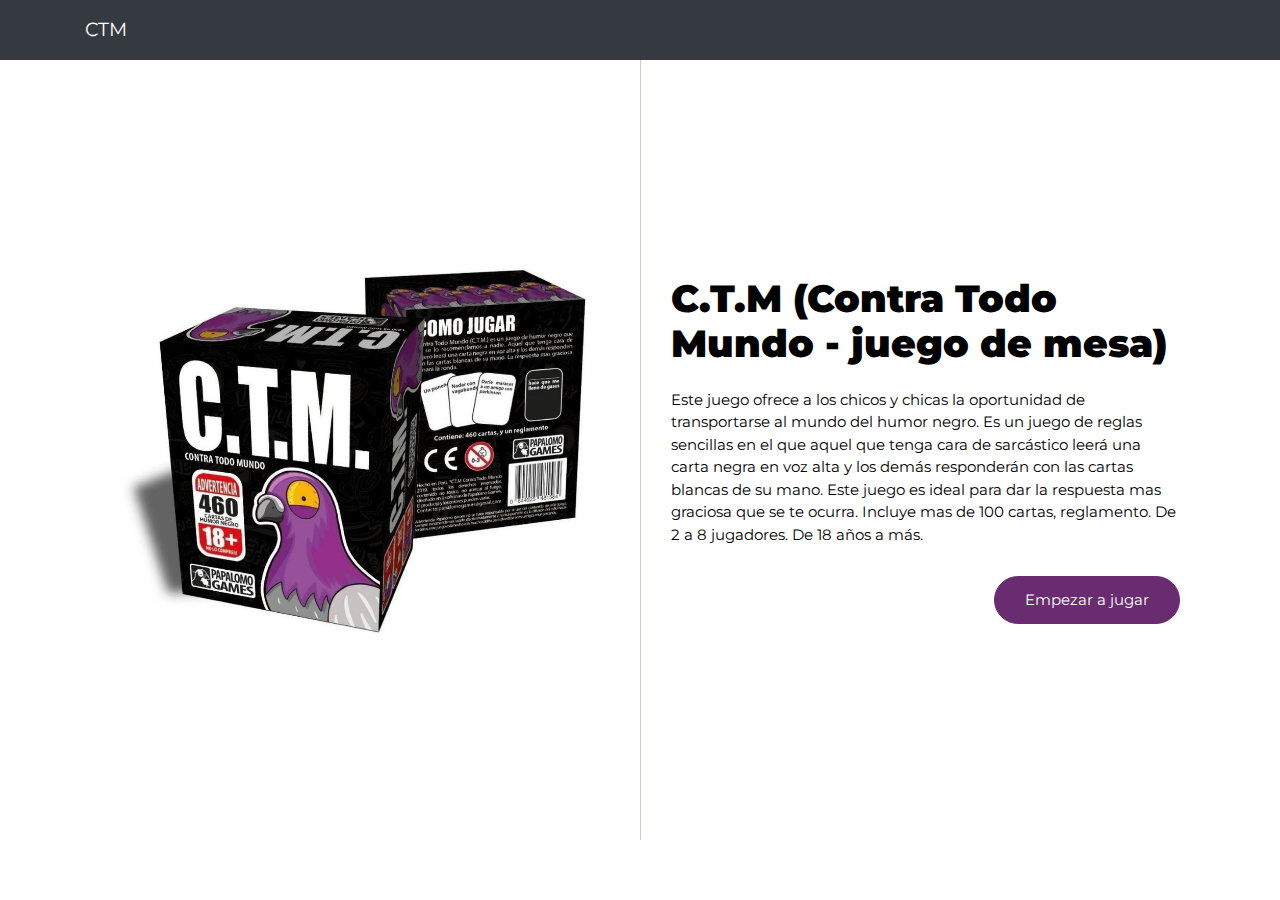
<file: index.html>
<!DOCTYPE html>
<html lang="es">

<head>
	<title>CTM</title>
	<meta charset="UTF-8">
	<meta name="viewport" content="width=device-width, initial-scale=1">
	<!--===============================================================================================-->
	<link rel="icon" type="image/png" href="img/iconos/favicon.png" />
	<!--===============================================================================================-->
	<link rel="stylesheet" type="text/css" href="vendor/bootstrap/css/bootstrap.css">
	<!--===============================================================================================-->
	<link rel="stylesheet" type="text/css" href="vendor/select2/select2.css">
	<!--===============================================================================================-->
	<link rel="stylesheet" type="text/css" href="css/fontawesome.min.css">
	<!--===============================================================================================-->
	<link rel="preconnect" href="https://fonts.gstatic.com">
	<link href="https://fonts.googleapis.com/css2?family=Montserrat:wght@300;400;500;600;700;900&display=swap" rel="stylesheet">
	<link href="https://fonts.googleapis.com/css?family=Material+Icons|Material+Icons+Outlined|Material+Icons+Two+Tone|Material+Icons+Round|Material+Icons+Sharp" rel="stylesheet">
	<link rel="stylesheet" type="text/css" href="css/main.css">
	<link rel="stylesheet" type="text/css" href="css/mq.css">
	<!--===============================================================================================-->
</head>

<body>
	<header>
		<nav class="navbar navbar-expand-lg navbar-dark bg-dark">
			<div class="container">
				<a class="navbar-brand" href="#">CTM</a>
				<!-- <button class="navbar-toggler" type="button" data-toggle="collapse" data-target="#navbarSupportedContent" aria-controls="navbarSupportedContent" aria-expanded="false" aria-label="Toggle navigation">
					<span class="navbar-toggler-icon"></span>
				</button>

				<div class="collapse navbar-collapse" id="navbarSupportedContent">
					<ul class="navbar-nav ml-auto">
						<li class="nav-item active">
							<a class="nav-link" href="#">Inicio <span class="sr-only">(current)</span></a>
						</li>
						<li class="nav-item">
							<a class="nav-link" href="#">Link</a>
						</li>
						<li class="nav-item dropdown">
							<a class="nav-link dropdown-toggle" href="#" id="navbarDropdown" role="button" data-toggle="dropdown" aria-haspopup="true" aria-expanded="false">
								Dropdown
							</a>
							<div class="dropdown-menu" aria-labelledby="navbarDropdown">
								<a class="dropdown-item" href="#">Action</a>
								<a class="dropdown-item" href="#">Another action</a>
								<div class="dropdown-divider"></div>
								<a class="dropdown-item" href="#">Something else here</a>
							</div>
						</li>
					</ul>
				</div> -->
			</div>
		</nav>
	</header>

	<main>
		<div class="container">
			<div class="row">
				<div class="col-lg-6 wrap-img">
					<img src="img/ilustraciones/mazo.jpg" alt="" class="img-fluid">
				</div>
				<div class="col-lg-6 description-img">
					<div class="wrap-description">
						<h1 class="big-title">C.T.M (Contra Todo Mundo - juego de mesa)</h1>
						<p>
							Este juego ofrece a los chicos y chicas la oportunidad de
							transportarse al mundo del humor negro. Es un juego de
							reglas sencillas en el que aquel que tenga cara de
							sarcástico leerá una carta negra en voz alta y los demás
							responderán con las cartas blancas de su mano. Este juego
							es ideal para dar la respuesta mas graciosa que se te
							ocurra. Incluye mas de 100 cartas, reglamento. De 2 a 8
							jugadores. De 18 años a más.
						</p>
						<div class="wrap-description-bottom">
							<a href="nuevaPartida.html" class="btn btn-primary btn-rounded link-btn">
								Empezar a jugar
							</a>
						</div>
					</div>
				</div>
			</div>
	</main>

	<!-- <footer>

	</footer> -->


	<!--===============================================================================================-->
	<script src="vendor/jquery/jquery-3.2.1.min.js"></script>
	<!--===============================================================================================-->
	<script src="vendor/bootstrap/js/popper.js"></script>
	<script src="vendor/bootstrap/js/bootstrap.min.js"></script>
	<!--===============================================================================================-->
	<script src="vendor/select2/select2.min.js"></script>

	<!--===============================================================================================-->
	<script src="js/main.js"></script>

</body>

</html>
</file>
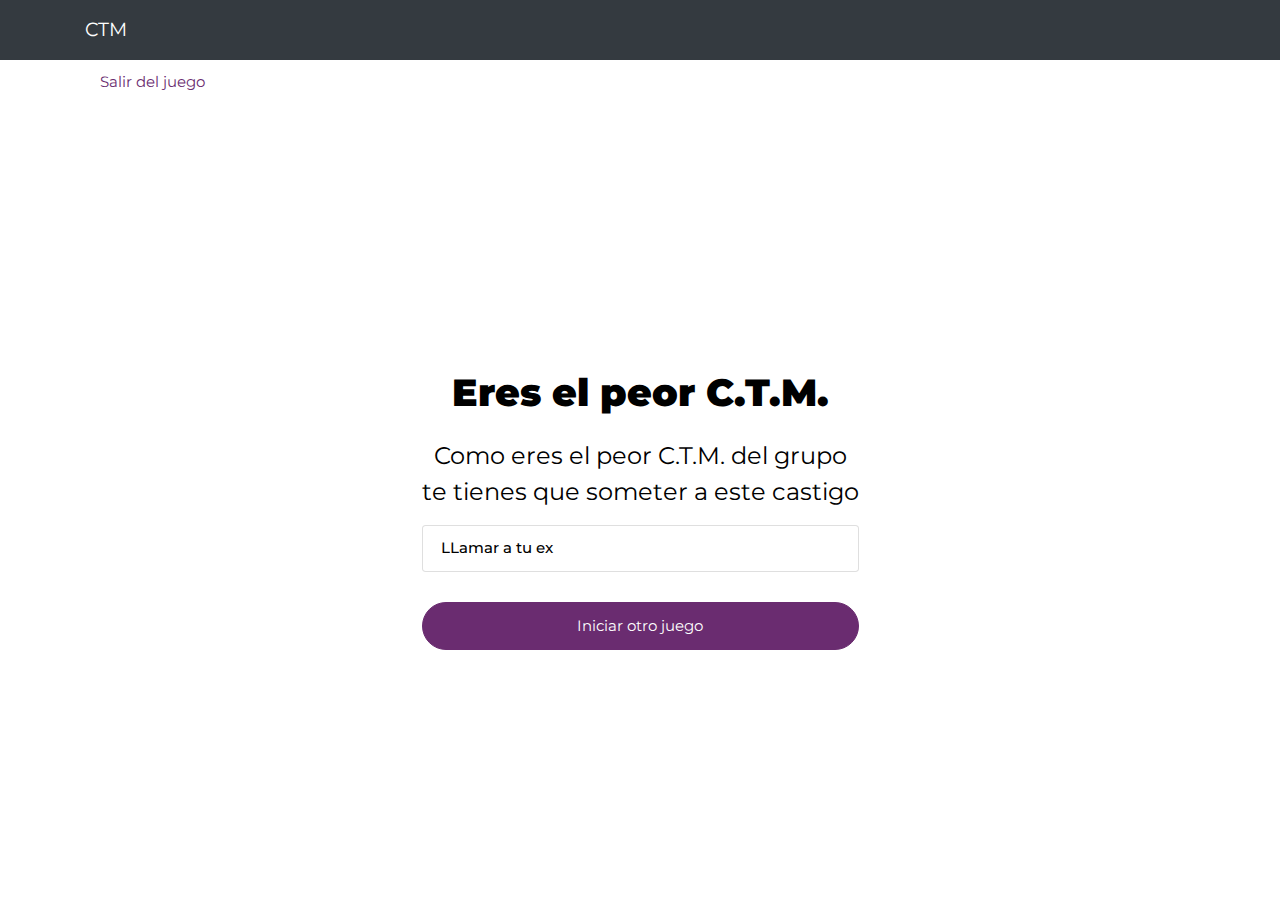
<file: castigo.html>
<!DOCTYPE html>
<html lang="es">

<head>
	<title>Castigo - CTM</title>
	<meta charset="UTF-8">
	<meta name="viewport" content="width=device-width, initial-scale=1">
	<!--===============================================================================================-->
	<link rel="icon" type="image/png" href="img/iconos/favicon.png" />
	<!--===============================================================================================-->
	<link rel="stylesheet" type="text/css" href="vendor/bootstrap/css/bootstrap.css">
	<!--===============================================================================================-->
	<link rel="stylesheet" type="text/css" href="vendor/select2/select2.css">
	<!--===============================================================================================-->
	<link rel="stylesheet" type="text/css" href="css/fontawesome.min.css">
	<!--===============================================================================================-->
	<link rel="preconnect" href="https://fonts.gstatic.com">
	<link href="https://fonts.googleapis.com/css2?family=Montserrat:wght@300;400;500;600;700;900&display=swap" rel="stylesheet">
	<link href="https://fonts.googleapis.com/css?family=Material+Icons|Material+Icons+Outlined|Material+Icons+Two+Tone|Material+Icons+Round|Material+Icons+Sharp" rel="stylesheet">
	<link rel="stylesheet" type="text/css" href="css/main.css">
	<link rel="stylesheet" type="text/css" href="css/mq.css">
	<!--===============================================================================================-->
</head>

<body>
	<header>
		<nav class="navbar navbar-expand-lg navbar-dark bg-dark">
			<div class="container">
				<a class="navbar-brand" href="#">CTM</a>
				<!-- <button class="navbar-toggler" type="button" data-toggle="collapse" data-target="#navbarSupportedContent" aria-controls="navbarSupportedContent" aria-expanded="false" aria-label="Toggle navigation">
					<span class="navbar-toggler-icon"></span>
				</button>

				<div class="collapse navbar-collapse" id="navbarSupportedContent">
					<ul class="navbar-nav ml-auto">
						<li class="nav-item active">
							<a class="nav-link" href="#">Inicio <span class="sr-only">(current)</span></a>
						</li>
						<li class="nav-item">
							<a class="nav-link" href="#">Link</a>
						</li>
						<li class="nav-item dropdown">
							<a class="nav-link dropdown-toggle" href="#" id="navbarDropdown" role="button" data-toggle="dropdown" aria-haspopup="true" aria-expanded="false">
								Dropdown
							</a>
							<div class="dropdown-menu" aria-labelledby="navbarDropdown">
								<a class="dropdown-item" href="#">Action</a>
								<a class="dropdown-item" href="#">Another action</a>
								<div class="dropdown-divider"></div>
								<a class="dropdown-item" href="#">Something else here</a>
							</div>
						</li>
					</ul>
				</div> -->
			</div>
		</nav>
	</header>

	<main>
		<div class="container">

			<nav aria-label="breadcrumb">
				<ol class="breadcrumb">
					<a class="triggerModal" data-toggle="modal" data-target=".modalSalirDelJuego">
						Salir del juego
					</a>
					<!-- <a class="triggerModal" data-toggle="modal" data-target=".modalQR">
						Invitar gente
					</a> -->
				</ol>
			</nav>
			<div class="row">
				<div class="col-lg-12 wrap-img-fluid flex-center">
					<div class="text-center">
						<h2 class="big-title">Eres el peor C.T.M.</h2>
						<p class="sub-title">
							Como eres el peor C.T.M. del grupo <br>
							te tienes que someter a este castigo
						</p>
						<ul class="list-group list-group-jugadores">
							<li class="list-group-item">
								LLamar a tu ex
							</li>
						</ul>
						<a href="generarQR.html" class="btn btn-primary btn-rounded link-btn">
							Iniciar otro juego
						</a>
					</div>
				</div>
			</div>
	</main>

	<footer>

	</footer>

	<!-- MODALS -->
	<div class="modal fade modalQR" id="exampleModal" tabindex="-1" role="dialog" aria-labelledby="exampleModalLabel" aria-hidden="true">
		<div class="modal-dialog modal-sm" role="document">
			<div class="modal-content">
				<div class="modal-header">
					<h5 class="modal-title" id="exampleModalLabel">Invitar gente</h5>
					<button type="button" class="close" data-dismiss="modal" aria-label="Close">
						<span aria-hidden="true">&times;</span>
					</button>
				</div>
				<div class="modal-body">
					Escanea el QR para unirte a la partida

					<div class="container-qr-modal">
						<img src="img/ilustraciones/qr.jpg" alt="código qr" class="img-fluid">
					</div>
				</div>
				<div class="modal-footer">
					<button type="button" class="btn btn-primary btn-rounded btn-block" data-dismiss="modal">Listo</button>
				</div>
			</div>
		</div>
	</div>

	<div class="modal fade modalSalirDelJuego" id="exampleModal" tabindex="-1" role="dialog" aria-labelledby="exampleModalLabel" aria-hidden="true">
		<div class="modal-dialog modal-sm" role="document">
			<div class="modal-content">
				<div class="modal-header">
					<h5 class="modal-title" id="exampleModalLabel">¿Salir del juego?</h5>
					<button type="button" class="close" data-dismiss="modal" aria-label="Close">
						<span aria-hidden="true">&times;</span>
					</button>
				</div>
				<div class="modal-body">
					Debes escanear el código QR para volver a entrar a la sala.

					<div class="wrap-btns-modal">
						<button type="button" class="btn btn-outline-primary btn-rounded" data-dismiss="modal">Quedarse en la sala</button>
						<a href="nuevaPartida.html" class="btn btn-primary btn-rounded link-btn btn-block">
							Salir del juego
						</a>
					</div>
				</div>
			</div>
		</div>
	</div>
	<!-- FIN MODALS -->
	<!--===============================================================================================-->
	<script src="vendor/jquery/jquery-3.2.1.min.js"></script>
	<!--===============================================================================================-->
	<script src="vendor/bootstrap/js/popper.js"></script>
	<script src="vendor/bootstrap/js/bootstrap.min.js"></script>
	<!--===============================================================================================-->
	<script src="vendor/select2/select2.min.js"></script>

	<!--===============================================================================================-->
	<script src="js/main.js"></script>

</body>

</html>
</file>
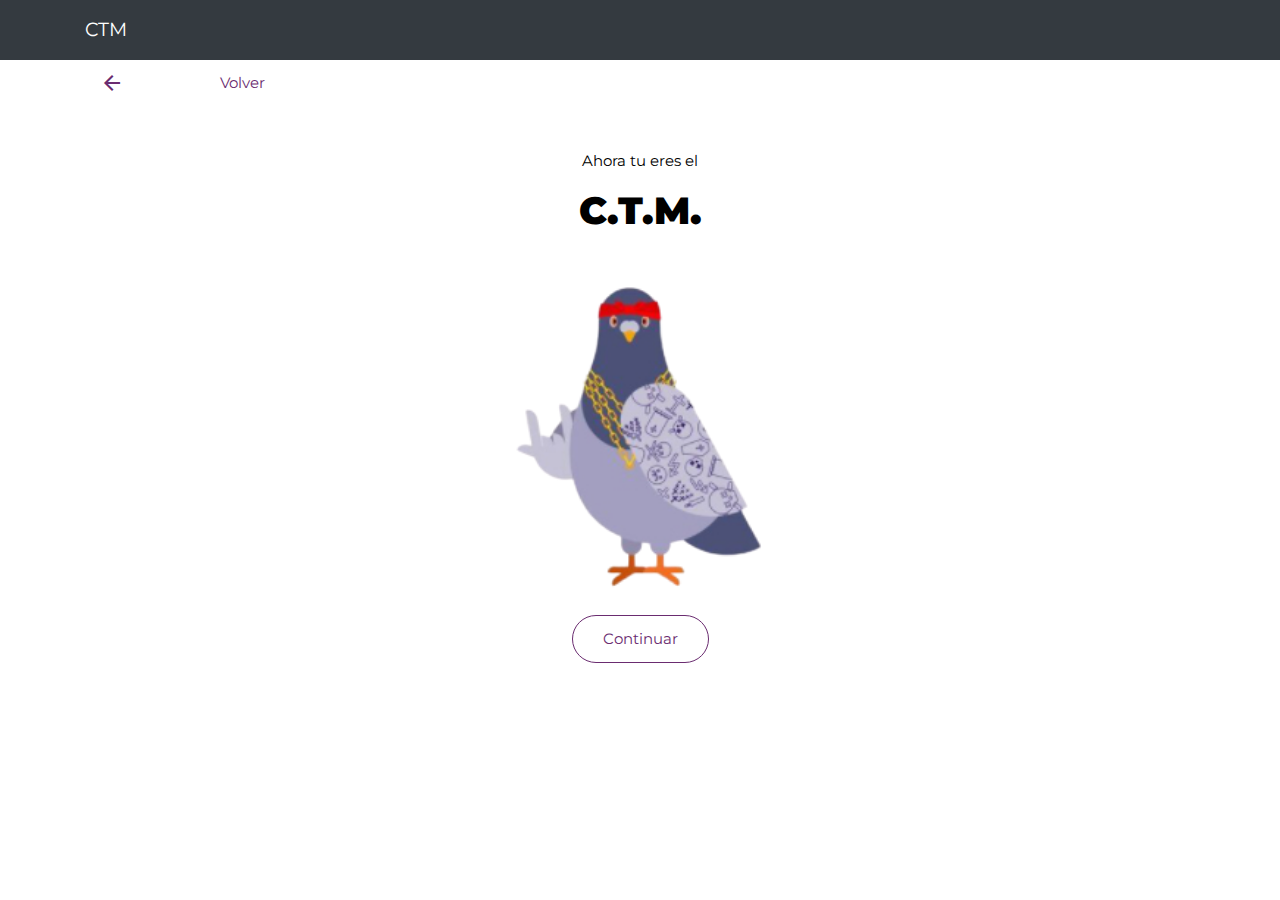
<file: ctm.html>
<!DOCTYPE html>
<html lang="es">

<head>
	<title>CTM Elegido</title>
	<meta charset="UTF-8">
	<meta name="viewport" content="width=device-width, initial-scale=1">
	<!--===============================================================================================-->
	<link rel="icon" type="image/png" href="img/iconos/favicon.png" />
	<!--===============================================================================================-->
	<link rel="stylesheet" type="text/css" href="vendor/bootstrap/css/bootstrap.css">
	<!--===============================================================================================-->
	<link rel="stylesheet" type="text/css" href="vendor/select2/select2.css">
	<!--===============================================================================================-->
	<link rel="stylesheet" type="text/css" href="css/fontawesome.min.css">
	<!--===============================================================================================-->
	<link rel="preconnect" href="https://fonts.gstatic.com">
	<link href="https://fonts.googleapis.com/css2?family=Montserrat:wght@300;400;500;600;700;900&display=swap" rel="stylesheet">
	<link href="https://fonts.googleapis.com/css?family=Material+Icons|Material+Icons+Outlined|Material+Icons+Two+Tone|Material+Icons+Round|Material+Icons+Sharp" rel="stylesheet">
	<link rel="stylesheet" type="text/css" href="css/main.css">
	<link rel="stylesheet" type="text/css" href="css/mq.css">
	<!--===============================================================================================-->
</head>

<body>
	<header>
		<nav class="navbar navbar-expand-lg navbar-dark bg-dark">
			<div class="container">
				<a class="navbar-brand" href="#">CTM</a>
				<!-- <button class="navbar-toggler" type="button" data-toggle="collapse" data-target="#navbarSupportedContent" aria-controls="navbarSupportedContent" aria-expanded="false" aria-label="Toggle navigation">
					<span class="navbar-toggler-icon"></span>
				</button>

				<div class="collapse navbar-collapse" id="navbarSupportedContent">
					<ul class="navbar-nav ml-auto">
						<li class="nav-item active">
							<a class="nav-link" href="#">Inicio <span class="sr-only">(current)</span></a>
						</li>
						<li class="nav-item">
							<a class="nav-link" href="#">Link</a>
						</li>
						<li class="nav-item dropdown">
							<a class="nav-link dropdown-toggle" href="#" id="navbarDropdown" role="button" data-toggle="dropdown" aria-haspopup="true" aria-expanded="false">
								Dropdown
							</a>
							<div class="dropdown-menu" aria-labelledby="navbarDropdown">
								<a class="dropdown-item" href="#">Action</a>
								<a class="dropdown-item" href="#">Another action</a>
								<div class="dropdown-divider"></div>
								<a class="dropdown-item" href="#">Something else here</a>
							</div>
						</li>
					</ul>
				</div> -->
			</div>
		</nav>
	</header>

	<main>
		<div class="container">

			<nav aria-label="breadcrumb">
				<ol class="breadcrumb">
					<a href="jugadores.html">
						<span class="material-icons">
							arrow_back_ios
						</span>
						Volver
					</a>

				</ol>
			</nav>
			<div class="row">
				<div class="col-lg-12 wrap-img-fluid">
					<p>Ahora tu eres el</p>
					<h2 class="big-title">C.T.M.</h2>
					<img src="img/iconos/favicon.png" alt="Cartas del juego CTM" class="img-fluid">
					<a href="temporizador.html" class="btn btn-outline-primary btn-rounded link-btn">
						Continuar
					</a>
				</div>
			</div>
	</main>

	<footer>

	</footer>


	<!--===============================================================================================-->
	<script src="vendor/jquery/jquery-3.2.1.min.js"></script>
	<!--===============================================================================================-->
	<script src="vendor/bootstrap/js/popper.js"></script>
	<script src="vendor/bootstrap/js/bootstrap.min.js"></script>
	<!--===============================================================================================-->
	<script src="vendor/select2/select2.min.js"></script>

	<!--===============================================================================================-->
	<script src="js/main.js"></script>

</body>

</html>
</file>
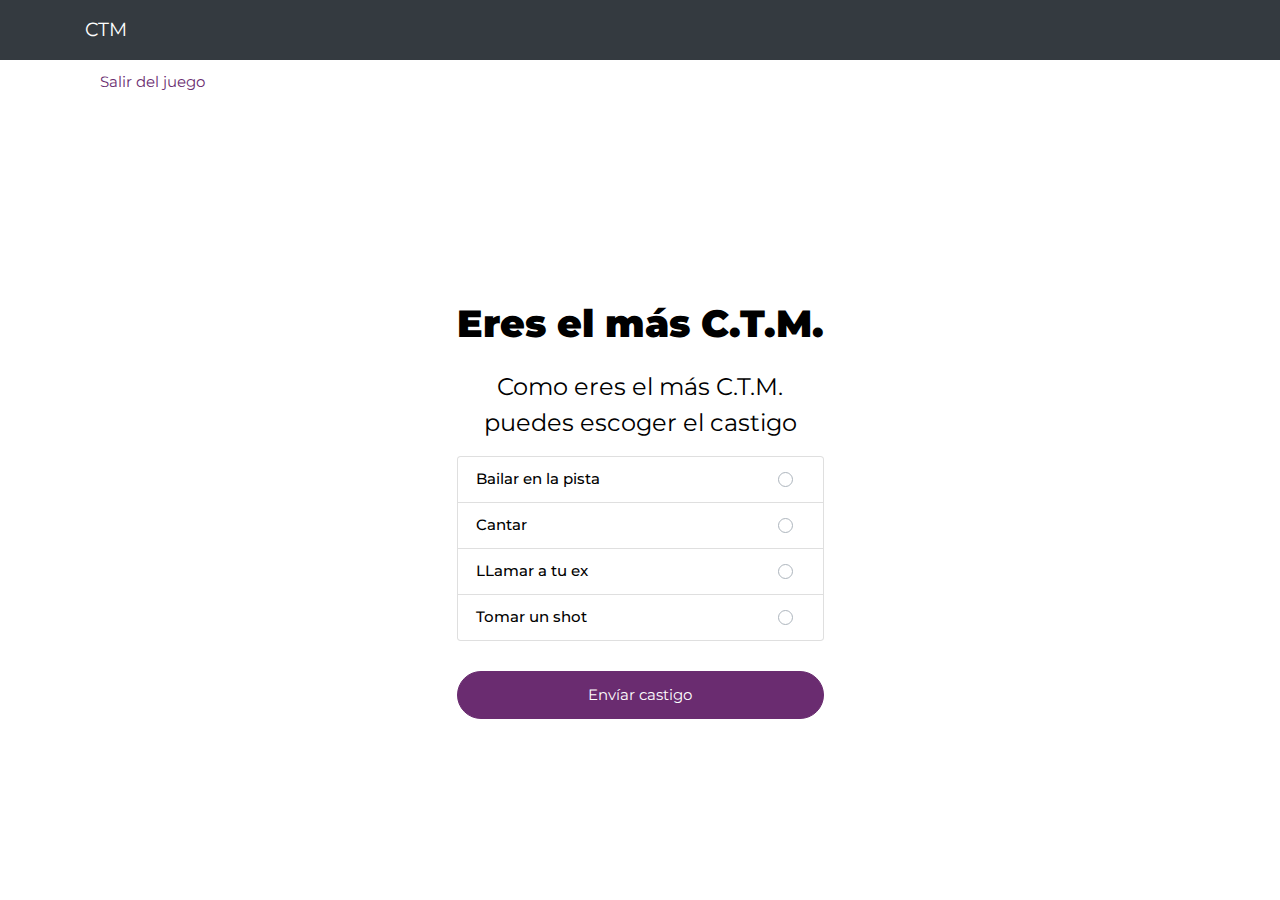
<file: elegirCastigo.html>
<!DOCTYPE html>
<html lang="es">

<head>
	<title>Elegir Castigo - CTM</title>
	<meta charset="UTF-8">
	<meta name="viewport" content="width=device-width, initial-scale=1">
	<!--===============================================================================================-->
	<link rel="icon" type="image/png" href="img/iconos/favicon.png" />
	<!--===============================================================================================-->
	<link rel="stylesheet" type="text/css" href="vendor/bootstrap/css/bootstrap.css">
	<!--===============================================================================================-->
	<link rel="stylesheet" type="text/css" href="vendor/select2/select2.css">
	<!--===============================================================================================-->
	<link rel="stylesheet" type="text/css" href="css/fontawesome.min.css">
	<!--===============================================================================================-->
	<link rel="preconnect" href="https://fonts.gstatic.com">
	<link href="https://fonts.googleapis.com/css2?family=Montserrat:wght@300;400;500;600;700;900&display=swap" rel="stylesheet">
	<link href="https://fonts.googleapis.com/css?family=Material+Icons|Material+Icons+Outlined|Material+Icons+Two+Tone|Material+Icons+Round|Material+Icons+Sharp" rel="stylesheet">
	<link rel="stylesheet" type="text/css" href="css/main.css">
	<link rel="stylesheet" type="text/css" href="css/mq.css">
	<!--===============================================================================================-->
</head>

<body>
	<header>
		<nav class="navbar navbar-expand-lg navbar-dark bg-dark">
			<div class="container">
				<a class="navbar-brand" href="#">CTM</a>
				<!-- <button class="navbar-toggler" type="button" data-toggle="collapse" data-target="#navbarSupportedContent" aria-controls="navbarSupportedContent" aria-expanded="false" aria-label="Toggle navigation">
					<span class="navbar-toggler-icon"></span>
				</button>

				<div class="collapse navbar-collapse" id="navbarSupportedContent">
					<ul class="navbar-nav ml-auto">
						<li class="nav-item active">
							<a class="nav-link" href="#">Inicio <span class="sr-only">(current)</span></a>
						</li>
						<li class="nav-item">
							<a class="nav-link" href="#">Link</a>
						</li>
						<li class="nav-item dropdown">
							<a class="nav-link dropdown-toggle" href="#" id="navbarDropdown" role="button" data-toggle="dropdown" aria-haspopup="true" aria-expanded="false">
								Dropdown
							</a>
							<div class="dropdown-menu" aria-labelledby="navbarDropdown">
								<a class="dropdown-item" href="#">Action</a>
								<a class="dropdown-item" href="#">Another action</a>
								<div class="dropdown-divider"></div>
								<a class="dropdown-item" href="#">Something else here</a>
							</div>
						</li>
					</ul>
				</div> -->
			</div>
		</nav>
	</header>

	<main>
		<div class="container">

			<nav aria-label="breadcrumb">
				<ol class="breadcrumb">
					<a class="triggerModal" data-toggle="modal" data-target=".modalSalirDelJuego">
						Salir del juego
					</a>
					<!-- <a class="triggerModal" data-toggle="modal" data-target=".modalQR">
						Invitar gente
					</a> -->
				</ol>
			</nav>
			<div class="row">
				<div class="col-lg-12 wrap-img-fluid flex-center">
					<div class="text-center">
						<h2 class="big-title">Eres el más C.T.M.</h2>
						<p class="sub-title">
							Como eres el más C.T.M. <br> puedes escoger el castigo
						</p>
						<ul class="list-group list-group-jugadores">

							<li class="list-group-item">Bailar en la pista
								<div class="custom-control custom-radio">
									<input type="radio" id="customRadio2" name="customRadio" class="custom-control-input">
									<label class="custom-control-label" for="customRadio2">.</label>
								</div>
							</li>
							<li class="list-group-item">Cantar
								<div class="custom-control custom-radio">
									<input type="radio" id="customRadio3" name="customRadio" class="custom-control-input">
									<label class="custom-control-label" for="customRadio3">.</label>
								</div>
							</li>
							<li class="list-group-item">LLamar a tu ex
								<div class="custom-control custom-radio">
									<input type="radio" id="customRadio4" name="customRadio" class="custom-control-input">
									<label class="custom-control-label" for="customRadio4">.</label>
								</div>
							</li>
							<li class="list-group-item">Tomar un shot
								<div class="custom-control custom-radio">
									<input type="radio" id="customRadio5" name="customRadio" class="custom-control-input">
									<label class="custom-control-label" for="customRadio5">.</label>
								</div>
							</li>
						</ul>
						<a href="castigo.html" class="btn btn-primary btn-rounded link-btn">
							Envíar castigo
						</a>
					</div>
				</div>
			</div>
	</main>

	<footer>

	</footer>

	<!-- MODALS -->
	<div class="modal fade modalQR" id="exampleModal" tabindex="-1" role="dialog" aria-labelledby="exampleModalLabel" aria-hidden="true">
		<div class="modal-dialog modal-sm" role="document">
			<div class="modal-content">
				<div class="modal-header">
					<h5 class="modal-title" id="exampleModalLabel">Invitar gente</h5>
					<button type="button" class="close" data-dismiss="modal" aria-label="Close">
						<span aria-hidden="true">&times;</span>
					</button>
				</div>
				<div class="modal-body">
					Escanea el QR para unirte a la partida

					<div class="container-qr-modal">
						<img src="img/ilustraciones/qr.jpg" alt="código qr" class="img-fluid">
					</div>
				</div>
				<div class="modal-footer">
					<button type="button" class="btn btn-primary btn-rounded btn-block" data-dismiss="modal">Listo</button>
				</div>
			</div>
		</div>
	</div>

	<div class="modal fade modalSalirDelJuego" id="exampleModal" tabindex="-1" role="dialog" aria-labelledby="exampleModalLabel" aria-hidden="true">
		<div class="modal-dialog modal-sm" role="document">
			<div class="modal-content">
				<div class="modal-header">
					<h5 class="modal-title" id="exampleModalLabel">¿Salir del juego?</h5>
					<button type="button" class="close" data-dismiss="modal" aria-label="Close">
						<span aria-hidden="true">&times;</span>
					</button>
				</div>
				<div class="modal-body">
					Debes escanear el código QR para volver a entrar a la sala.

					<div class="wrap-btns-modal">
						<button type="button" class="btn btn-outline-primary btn-rounded" data-dismiss="modal">Quedarse en la sala</button>
						<a href="nuevaPartida.html" class="btn btn-primary btn-rounded link-btn btn-block">
							Salir del juego
						</a>
					</div>
				</div>
			</div>
		</div>
	</div>
	<!-- FIN MODALS -->
	<!--===============================================================================================-->
	<script src="vendor/jquery/jquery-3.2.1.min.js"></script>
	<!--===============================================================================================-->
	<script src="vendor/bootstrap/js/popper.js"></script>
	<script src="vendor/bootstrap/js/bootstrap.min.js"></script>
	<!--===============================================================================================-->
	<script src="vendor/select2/select2.min.js"></script>

	<!--===============================================================================================-->
	<script src="js/main.js"></script>

</body>

</html>
</file>
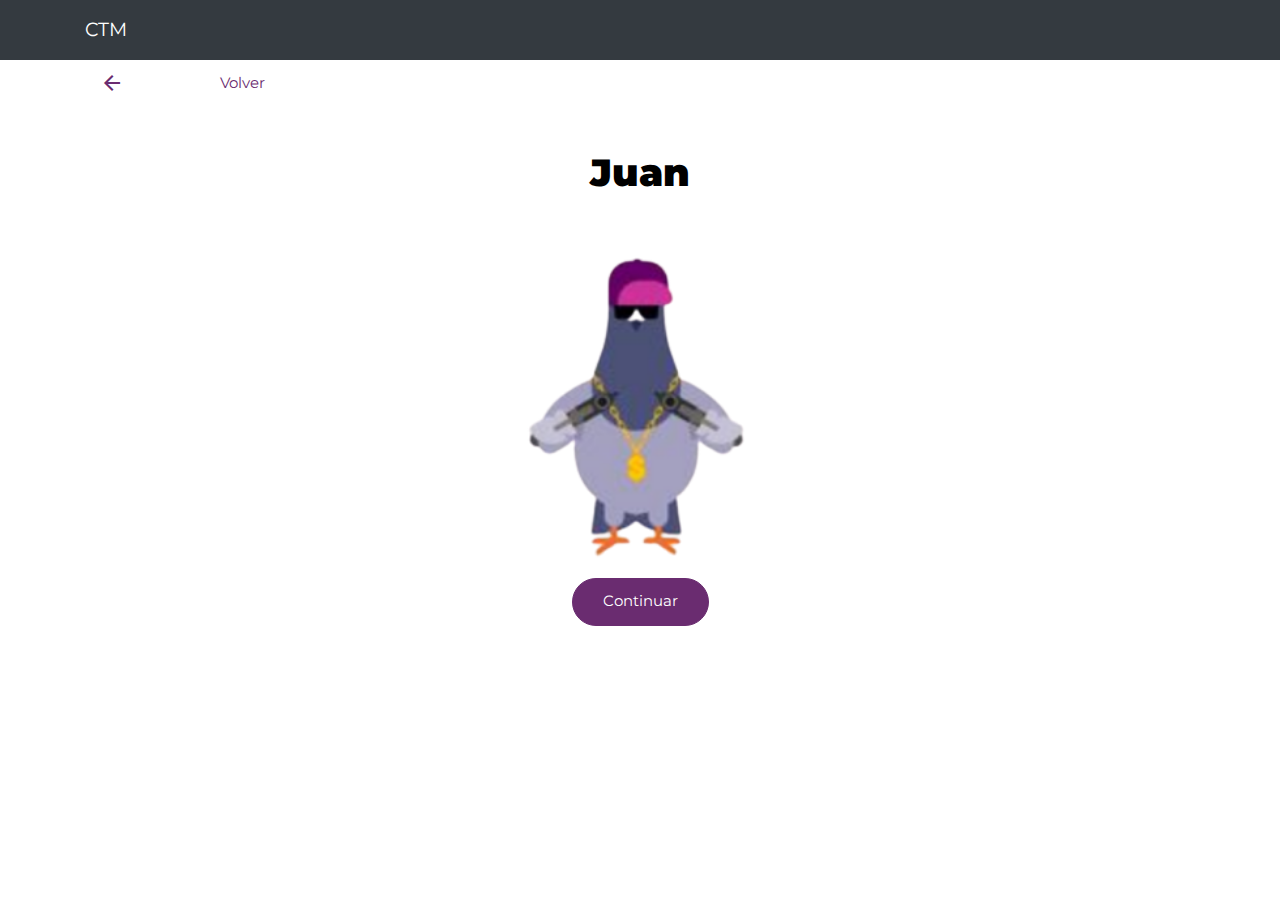
<file: elMasctm.html>
<!DOCTYPE html>
<html lang="es">

<head>
	<title>el más CTM</title>
	<meta charset="UTF-8">
	<meta name="viewport" content="width=device-width, initial-scale=1">
	<!--===============================================================================================-->
	<link rel="icon" type="image/png" href="img/iconos/favicon.png" />
	<!--===============================================================================================-->
	<link rel="stylesheet" type="text/css" href="vendor/bootstrap/css/bootstrap.css">
	<!--===============================================================================================-->
	<link rel="stylesheet" type="text/css" href="vendor/select2/select2.css">
	<!--===============================================================================================-->
	<link rel="stylesheet" type="text/css" href="css/fontawesome.min.css">
	<!--===============================================================================================-->
	<link rel="preconnect" href="https://fonts.gstatic.com">
	<link href="https://fonts.googleapis.com/css2?family=Montserrat:wght@300;400;500;600;700;900&display=swap" rel="stylesheet">
	<link href="https://fonts.googleapis.com/css?family=Material+Icons|Material+Icons+Outlined|Material+Icons+Two+Tone|Material+Icons+Round|Material+Icons+Sharp" rel="stylesheet">
	<link rel="stylesheet" type="text/css" href="css/main.css">
	<link rel="stylesheet" type="text/css" href="css/mq.css">
	<!--===============================================================================================-->
</head>

<body>
	<header>
		<nav class="navbar navbar-expand-lg navbar-dark bg-dark">
			<div class="container">
				<a class="navbar-brand" href="#">CTM</a>
				<!-- <button class="navbar-toggler" type="button" data-toggle="collapse" data-target="#navbarSupportedContent" aria-controls="navbarSupportedContent" aria-expanded="false" aria-label="Toggle navigation">
					<span class="navbar-toggler-icon"></span>
				</button>

				<div class="collapse navbar-collapse" id="navbarSupportedContent">
					<ul class="navbar-nav ml-auto">
						<li class="nav-item active">
							<a class="nav-link" href="#">Inicio <span class="sr-only">(current)</span></a>
						</li>
						<li class="nav-item">
							<a class="nav-link" href="#">Link</a>
						</li>
						<li class="nav-item dropdown">
							<a class="nav-link dropdown-toggle" href="#" id="navbarDropdown" role="button" data-toggle="dropdown" aria-haspopup="true" aria-expanded="false">
								Dropdown
							</a>
							<div class="dropdown-menu" aria-labelledby="navbarDropdown">
								<a class="dropdown-item" href="#">Action</a>
								<a class="dropdown-item" href="#">Another action</a>
								<div class="dropdown-divider"></div>
								<a class="dropdown-item" href="#">Something else here</a>
							</div>
						</li>
					</ul>
				</div> -->
			</div>
		</nav>
	</header>

	<main>
		<div class="container">

			<nav aria-label="breadcrumb">
				<ol class="breadcrumb">
					<a href="nuevaPartida.html">
						<span class="material-icons">
							arrow_back_ios
						</span>
						Volver
					</a>

				</ol>
			</nav>
			<div class="row">
				<div class="col-lg-12 wrap-img-fluid">
					<h2 class="big-title">Juan</h2>
					<img src="img/ilustraciones/masCTM.png" alt="Cartas del juego CTM" class="img-fluid">
					<a href="puntuacion.html" class="btn btn-primary btn-rounded link-btn">
						Continuar
					</a>
				</div>
			</div>
	</main>

	<footer>

	</footer>


	<!--===============================================================================================-->
	<script src="vendor/jquery/jquery-3.2.1.min.js"></script>
	<!--===============================================================================================-->
	<script src="vendor/bootstrap/js/popper.js"></script>
	<script src="vendor/bootstrap/js/bootstrap.min.js"></script>
	<!--===============================================================================================-->
	<script src="vendor/select2/select2.min.js"></script>

	<!--===============================================================================================-->
	<script src="js/main.js"></script>

</body>

</html>
</file>
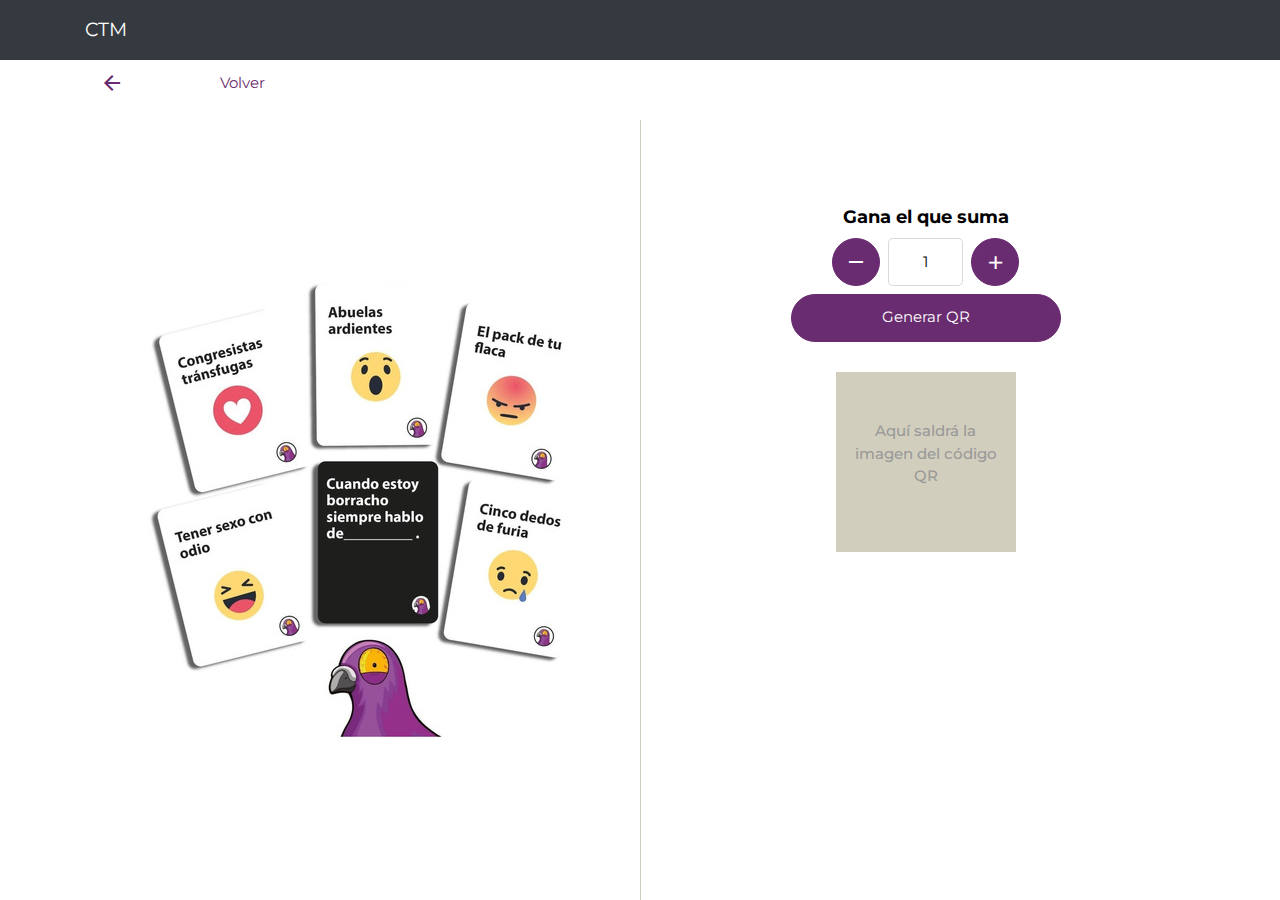
<file: generarQR.html>
<!DOCTYPE html>
<html lang="es">

<head>
	<title>Generar QR - CTM</title>
	<meta charset="UTF-8">
	<meta name="viewport" content="width=device-width, initial-scale=1">
	<!--===============================================================================================-->
	<link rel="icon" type="image/png" href="img/iconos/favicon.png" />
	<!--===============================================================================================-->
	<link rel="stylesheet" type="text/css" href="vendor/bootstrap/css/bootstrap.css">
	<!--===============================================================================================-->
	<link rel="stylesheet" type="text/css" href="vendor/select2/select2.css">
	<!--===============================================================================================-->
	<link rel="stylesheet" type="text/css" href="css/fontawesome.min.css">
	<!--===============================================================================================-->
	<link rel="preconnect" href="https://fonts.gstatic.com">
	<link href="https://fonts.googleapis.com/css2?family=Montserrat:wght@300;400;500;600;700;900&display=swap" rel="stylesheet">
	<link href="https://fonts.googleapis.com/css?family=Material+Icons|Material+Icons+Outlined|Material+Icons+Two+Tone|Material+Icons+Round|Material+Icons+Sharp" rel="stylesheet">
	<link rel="stylesheet" type="text/css" href="css/main.css">
	<link rel="stylesheet" type="text/css" href="css/mq.css">
	<!--===============================================================================================-->
</head>

<body>
	<header>
		<nav class="navbar navbar-expand-lg navbar-dark bg-dark">
			<div class="container">
				<a class="navbar-brand" href="#">CTM</a>
				<!-- <button class="navbar-toggler" type="button" data-toggle="collapse" data-target="#navbarSupportedContent" aria-controls="navbarSupportedContent" aria-expanded="false" aria-label="Toggle navigation">
					<span class="navbar-toggler-icon"></span>
				</button>

				<div class="collapse navbar-collapse" id="navbarSupportedContent">
					<ul class="navbar-nav ml-auto">
						<li class="nav-item active">
							<a class="nav-link" href="#">Inicio <span class="sr-only">(current)</span></a>
						</li>
						<li class="nav-item">
							<a class="nav-link" href="#">Link</a>
						</li>
						<li class="nav-item dropdown">
							<a class="nav-link dropdown-toggle" href="#" id="navbarDropdown" role="button" data-toggle="dropdown" aria-haspopup="true" aria-expanded="false">
								Dropdown
							</a>
							<div class="dropdown-menu" aria-labelledby="navbarDropdown">
								<a class="dropdown-item" href="#">Action</a>
								<a class="dropdown-item" href="#">Another action</a>
								<div class="dropdown-divider"></div>
								<a class="dropdown-item" href="#">Something else here</a>
							</div>
						</li>
					</ul>
				</div> -->
			</div>
		</nav>
	</header>

	<main>
		<div class="container">

			<nav aria-label="breadcrumb">
				<ol class="breadcrumb">
					<li class="breadcrumb-item">
						<a href="nuevaPartida.html">
							<span class="material-icons">
								arrow_back_ios
							</span>
							Volver
						</a>
					</li>
				</ol>
			</nav>
			<div class="row">
				<div class="col-lg-6 wrap-img2">
					<img src="img/ilustraciones/cartas.jpg" alt="Cartas del juego CTM" class="img-fluid">
				</div>
				<div class="col-lg-6 container-wrap-form">
					<div class="wrap-form col-lg-8">
						<form class="form-nuevaPartida">
							<label class="label">Gana el que suma</label>
							<div class="control-cantidad">
								<button type="button" name="button" class="dec qtybutton btn btn-primary">
									<i class="material-icons">
										remove
									</i>
								</button>
								<input type="number" value="1" name="qtybutton" class="plus-minus-box">
								<button type="button" name="button" class="inc qtybutton btn btn-primary">+</button>
							</div>

							<a href="qrGenerado.html" class="btn btn-primary btn-rounded btn-block link-btn">
								Generar QR
							</a>
						</form>

						<div class="container-qr">
							<div class="qr-content">
								<p>Aquí saldrá la imagen del código QR</p>
							</div>
						</div>

						<!-- <a href="escanearQR.html" class="btn btn-primary btn-rounded link-btn btn-block">
							Ingresar a la sala
						</a> -->
					</div>
				</div>
			</div>
	</main>

	<footer>

	</footer>


	<!--===============================================================================================-->
	<script src="vendor/jquery/jquery-3.2.1.min.js"></script>
	<!--===============================================================================================-->
	<script src="vendor/bootstrap/js/popper.js"></script>
	<script src="vendor/bootstrap/js/bootstrap.min.js"></script>
	<!--===============================================================================================-->
	<script src="vendor/select2/select2.min.js"></script>

	<!--===============================================================================================-->
	<script src="js/main.js"></script>

</body>

</html>
</file>
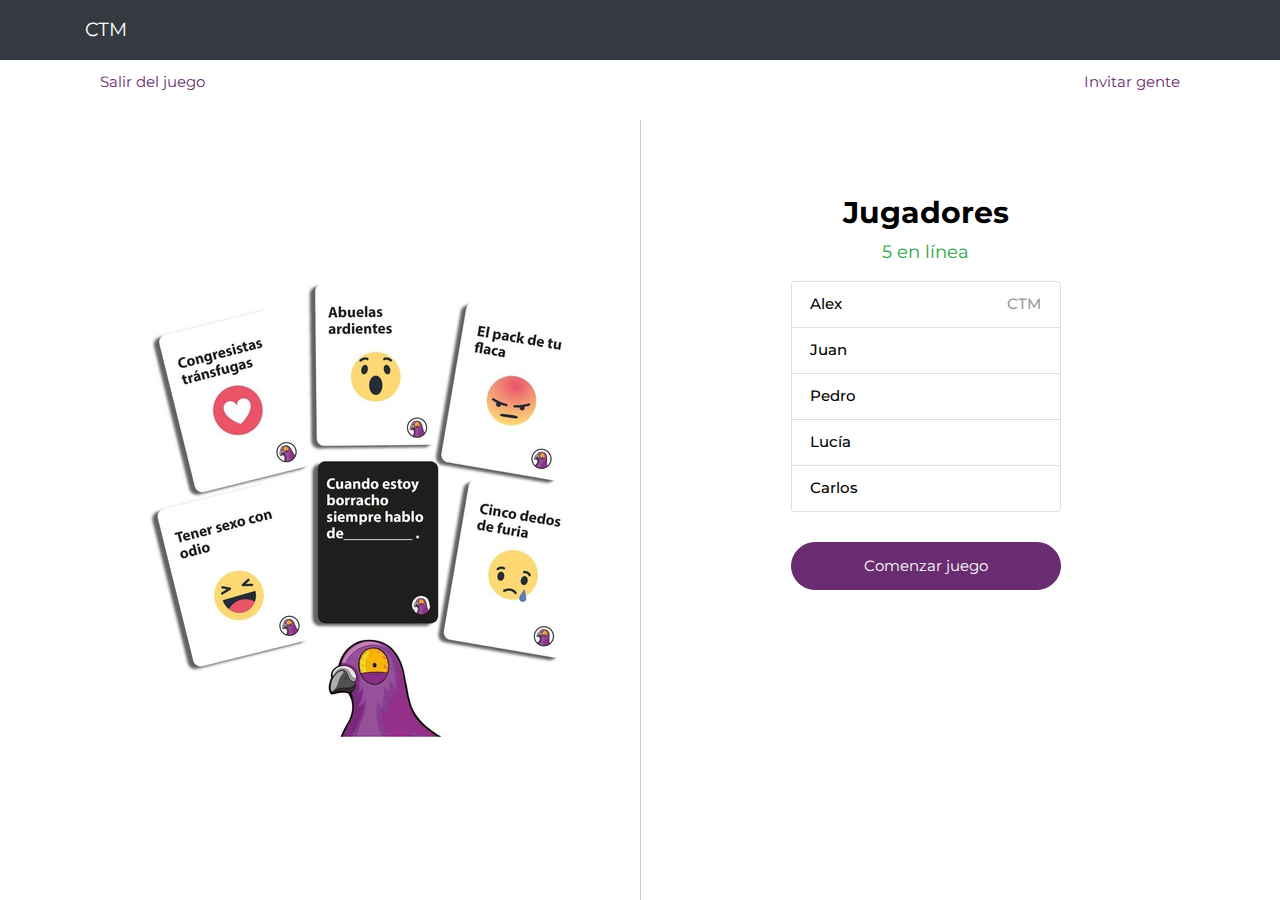
<file: jugadores.html>
<!DOCTYPE html>
<html lang="es">

<head>
	<title>Jugadores - CTM</title>
	<meta charset="UTF-8">
	<meta name="viewport" content="width=device-width, initial-scale=1">
	<!--===============================================================================================-->
	<link rel="icon" type="image/png" href="img/iconos/favicon.png" />
	<!--===============================================================================================-->
	<link rel="stylesheet" type="text/css" href="vendor/bootstrap/css/bootstrap.css">
	<!--===============================================================================================-->
	<link rel="stylesheet" type="text/css" href="vendor/select2/select2.css">
	<!--===============================================================================================-->
	<link rel="stylesheet" type="text/css" href="css/fontawesome.min.css">
	<!--===============================================================================================-->
	<link rel="preconnect" href="https://fonts.gstatic.com">
	<link href="https://fonts.googleapis.com/css2?family=Montserrat:wght@300;400;500;600;700;900&display=swap" rel="stylesheet">
	<link href="https://fonts.googleapis.com/css?family=Material+Icons|Material+Icons+Outlined|Material+Icons+Two+Tone|Material+Icons+Round|Material+Icons+Sharp" rel="stylesheet">
	<link rel="stylesheet" type="text/css" href="css/main.css">
	<link rel="stylesheet" type="text/css" href="css/mq.css">
	<!--===============================================================================================-->
</head>

<body>
	<header>
		<nav class="navbar navbar-expand-lg navbar-dark bg-dark">
			<div class="container">
				<a class="navbar-brand" href="#">CTM</a>
				<!-- <button class="navbar-toggler" type="button" data-toggle="collapse" data-target="#navbarSupportedContent" aria-controls="navbarSupportedContent" aria-expanded="false" aria-label="Toggle navigation">
					<span class="navbar-toggler-icon"></span>
				</button>

				<div class="collapse navbar-collapse" id="navbarSupportedContent">
					<ul class="navbar-nav ml-auto">
						<li class="nav-item active">
							<a class="nav-link" href="#">Inicio <span class="sr-only">(current)</span></a>
						</li>
						<li class="nav-item">
							<a class="nav-link" href="#">Link</a>
						</li>
						<li class="nav-item dropdown">
							<a class="nav-link dropdown-toggle" href="#" id="navbarDropdown" role="button" data-toggle="dropdown" aria-haspopup="true" aria-expanded="false">
								Dropdown
							</a>
							<div class="dropdown-menu" aria-labelledby="navbarDropdown">
								<a class="dropdown-item" href="#">Action</a>
								<a class="dropdown-item" href="#">Another action</a>
								<div class="dropdown-divider"></div>
								<a class="dropdown-item" href="#">Something else here</a>
							</div>
						</li>
					</ul>
				</div> -->
			</div>
		</nav>
	</header>

	<main>
		<div class="container">

			<nav aria-label="breadcrumb">
				<ol class="breadcrumb">
					<a class="triggerModal" data-toggle="modal" data-target=".modalSalirDelJuego">
						Salir del juego
					</a>
					<a class="triggerModal" data-toggle="modal" data-target=".modalQR">
						Invitar gente
					</a>
				</ol>
			</nav>
			<div class="row">
				<div class="col-lg-6 wrap-img2">
					<img src="img/ilustraciones/cartas.jpg" alt="Cartas del juego CTM" class="img-fluid">
				</div>
				<div class="col-lg-6 container-wrap-form">
					<div class="wrap-form col-lg-8">
						<h2 class="title">Jugadores</h2>
						<p class="text-success">5 en línea</p>

						<ul class="list-group list-group-jugadores">
							<li class="list-group-item">
								Alex
								<span>CTM</span>
							</li>
							<li class="list-group-item">Juan</li>
							<li class="list-group-item">Pedro</li>
							<li class="list-group-item">Lucía</li>
							<li class="list-group-item">Carlos</li>
						</ul>

						<a href="ctm.html" class="btn btn-primary btn-rounded link-btn btn-block">
							Comenzar juego
						</a>
					</div>
				</div>
			</div>
	</main>

	<footer>

	</footer>

	<!-- MODALS -->
	<div class="modal fade modalQR" id="exampleModal" tabindex="-1" role="dialog" aria-labelledby="exampleModalLabel" aria-hidden="true">
		<div class="modal-dialog modal-sm" role="document">
			<div class="modal-content">
				<div class="modal-header">
					<h5 class="modal-title" id="exampleModalLabel">Invitar gente</h5>
					<button type="button" class="close" data-dismiss="modal" aria-label="Close">
						<span aria-hidden="true">&times;</span>
					</button>
				</div>
				<div class="modal-body">
					Escanea el QR para unirte a la partida

					<div class="container-qr-modal">
						<img src="img/ilustraciones/qr.jpg" alt="código qr" class="img-fluid">
					</div>
				</div>
				<div class="modal-footer">
					<button type="button" class="btn btn-primary btn-rounded btn-block" data-dismiss="modal">Listo</button>
				</div>
			</div>
		</div>
	</div>

	<div class="modal fade modalSalirDelJuego" id="exampleModal" tabindex="-1" role="dialog" aria-labelledby="exampleModalLabel" aria-hidden="true">
		<div class="modal-dialog modal-sm" role="document">
			<div class="modal-content">
				<div class="modal-header">
					<h5 class="modal-title" id="exampleModalLabel">¿Salir del juego?</h5>
					<button type="button" class="close" data-dismiss="modal" aria-label="Close">
						<span aria-hidden="true">&times;</span>
					</button>
				</div>
				<div class="modal-body">
					Debes escanear el código QR para volver a entrar a la sala.

					<div class="wrap-btns-modal">
						<button type="button" class="btn btn-outline-primary btn-rounded" data-dismiss="modal">Quedarse en la sala</button>
						<a href="nuevaPartida.html" class="btn btn-primary btn-rounded link-btn btn-block">
							Salir del juego
						</a>
					</div>
				</div>
			</div>
		</div>
	</div>
	<!-- FIN MODALS -->


	<!--===============================================================================================-->
	<script src="vendor/jquery/jquery-3.2.1.min.js"></script>
	<!--===============================================================================================-->
	<script src="vendor/bootstrap/js/popper.js"></script>
	<script src="vendor/bootstrap/js/bootstrap.min.js"></script>
	<!--===============================================================================================-->
	<script src="vendor/select2/select2.min.js"></script>

	<!--===============================================================================================-->
	<script src="js/main.js"></script>

</body>

</html>
</file>
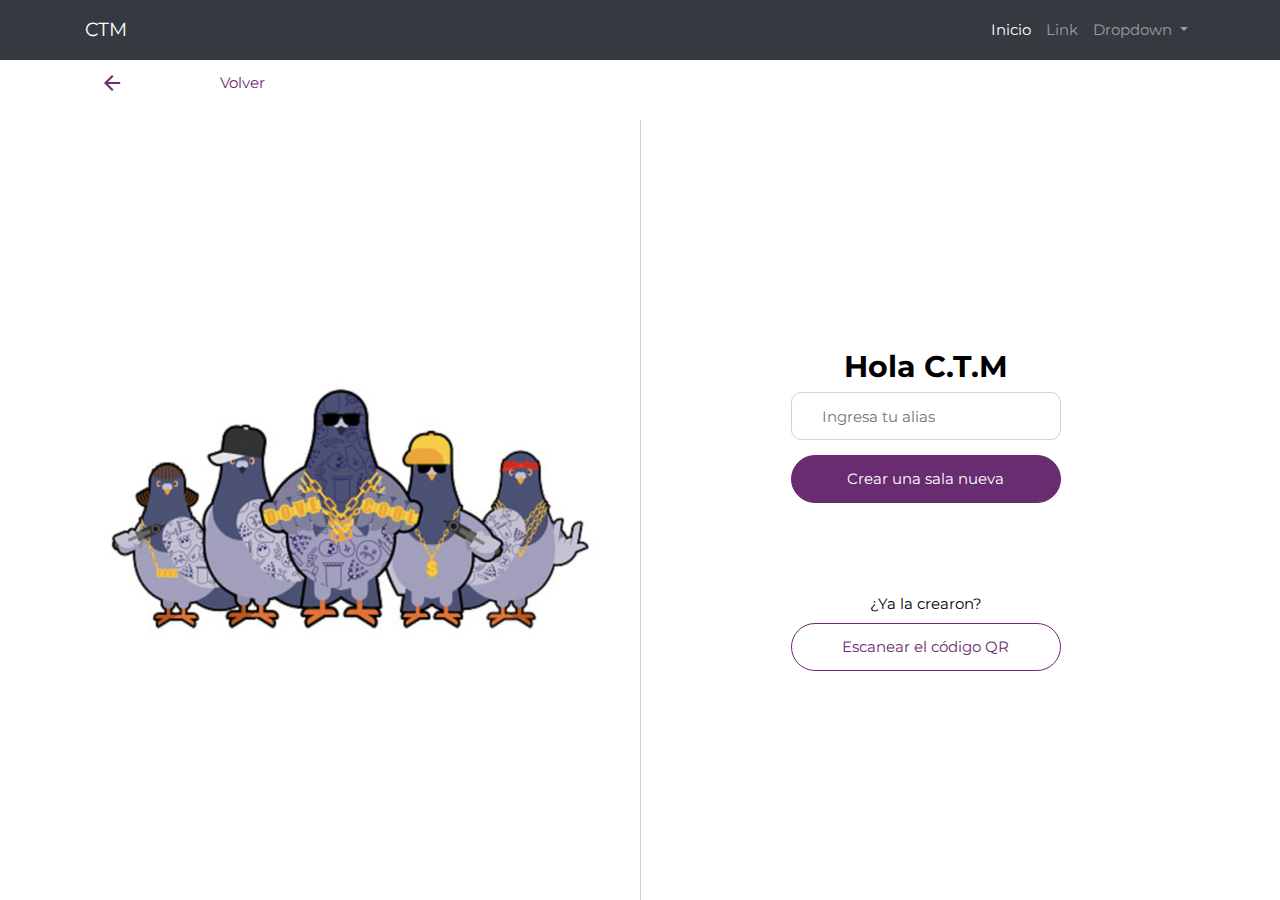
<file: NuevaPartida.html>
<!DOCTYPE html>
<html lang="es">

<head>
	<title>Nueva partida - CTM</title>
	<meta charset="UTF-8">
	<meta name="viewport" content="width=device-width, initial-scale=1">
	<!--===============================================================================================-->
	<link rel="icon" type="image/png" href="img/iconos/favicon.png" />
	<!--===============================================================================================-->
	<link rel="stylesheet" type="text/css" href="vendor/bootstrap/css/bootstrap.css">
	<!--===============================================================================================-->
	<link rel="stylesheet" type="text/css" href="vendor/select2/select2.css">
	<!--===============================================================================================-->
	<link rel="stylesheet" type="text/css" href="css/fontawesome.min.css">
	<!--===============================================================================================-->
	<link rel="preconnect" href="https://fonts.gstatic.com">
	<link href="https://fonts.googleapis.com/css2?family=Montserrat:wght@300;400;500;600;700;900&display=swap" rel="stylesheet">
	<link href="https://fonts.googleapis.com/css?family=Material+Icons|Material+Icons+Outlined|Material+Icons+Two+Tone|Material+Icons+Round|Material+Icons+Sharp" rel="stylesheet">
	<link rel="stylesheet" type="text/css" href="css/main.css">
	<link rel="stylesheet" type="text/css" href="css/mq.css">
	<!--===============================================================================================-->
</head>

<body>
	<header>
		<nav class="navbar navbar-expand-lg navbar-dark bg-dark">
			<div class="container">
				<a class="navbar-brand" href="#">CTM</a>
				<button class="navbar-toggler" type="button" data-toggle="collapse" data-target="#navbarSupportedContent" aria-controls="navbarSupportedContent" aria-expanded="false" aria-label="Toggle navigation">
					<span class="navbar-toggler-icon"></span>
				</button>

				<div class="collapse navbar-collapse" id="navbarSupportedContent">
					<ul class="navbar-nav ml-auto">
						<li class="nav-item active">
							<a class="nav-link" href="#">Inicio <span class="sr-only">(current)</span></a>
						</li>
						<li class="nav-item">
							<a class="nav-link" href="#">Link</a>
						</li>
						<li class="nav-item dropdown">
							<a class="nav-link dropdown-toggle" href="#" id="navbarDropdown" role="button" data-toggle="dropdown" aria-haspopup="true" aria-expanded="false">
								Dropdown
							</a>
							<div class="dropdown-menu" aria-labelledby="navbarDropdown">
								<a class="dropdown-item" href="#">Action</a>
								<a class="dropdown-item" href="#">Another action</a>
								<div class="dropdown-divider"></div>
								<a class="dropdown-item" href="#">Something else here</a>
							</div>
						</li>
					</ul>
				</div>
			</div>
		</nav>
	</header>

	<main>
		<div class="container">
			<nav aria-label="breadcrumb">
				<ol class="breadcrumb">
					<li class="breadcrumb-item">
						<a href="index.html">
							<span class="material-icons">
								arrow_back_ios
							</span>
							Volver
						</a>
					</li>
				</ol>
			</nav>
			<div class="row">
				<div class="col-lg-6 wrap-img">
					<img src="img/ilustraciones/palomas.jpg" alt="" class="img-fluid">
				</div>
				<div class="col-lg-6 description-img">
					<div class="wrap-form col-lg-8">
						<form class="form-nuevaPartida">
							<h1 class="title">Hola C.T.M</h1>
							<div class="form-group">
								<input type="text" class="form-control input-rounded" aria-describedby="aliasHelp" placeholder="Ingresa tu alias">
								<!-- <small id="aliasHelp" class="form-text text-muted">We'll never share your email with anyone else.</small> -->
							</div>

							<a href="generarQR.html" class="btn btn-primary btn-rounded btn-block link-btn">
								Crear una sala nueva
							</a>
						</form>

						<div class="wrap-form-bottom">
							<p>¿Ya la crearon?</p>
							<a href="escanearQR.html" class="btn btn-outline-primary btn-rounded link-btn btn-block">
								Escanear el código QR
							</a>
						</div>
					</div>
				</div>
			</div>
	</main>

	<footer>

	</footer>


	<!--===============================================================================================-->
	<script src="vendor/jquery/jquery-3.2.1.min.js"></script>
	<!--===============================================================================================-->
	<script src="vendor/bootstrap/js/popper.js"></script>
	<script src="vendor/bootstrap/js/bootstrap.min.js"></script>
	<!--===============================================================================================-->
	<script src="vendor/select2/select2.min.js"></script>

	<!--===============================================================================================-->
	<script src="js/main.js"></script>

</body>

</html>
</file>
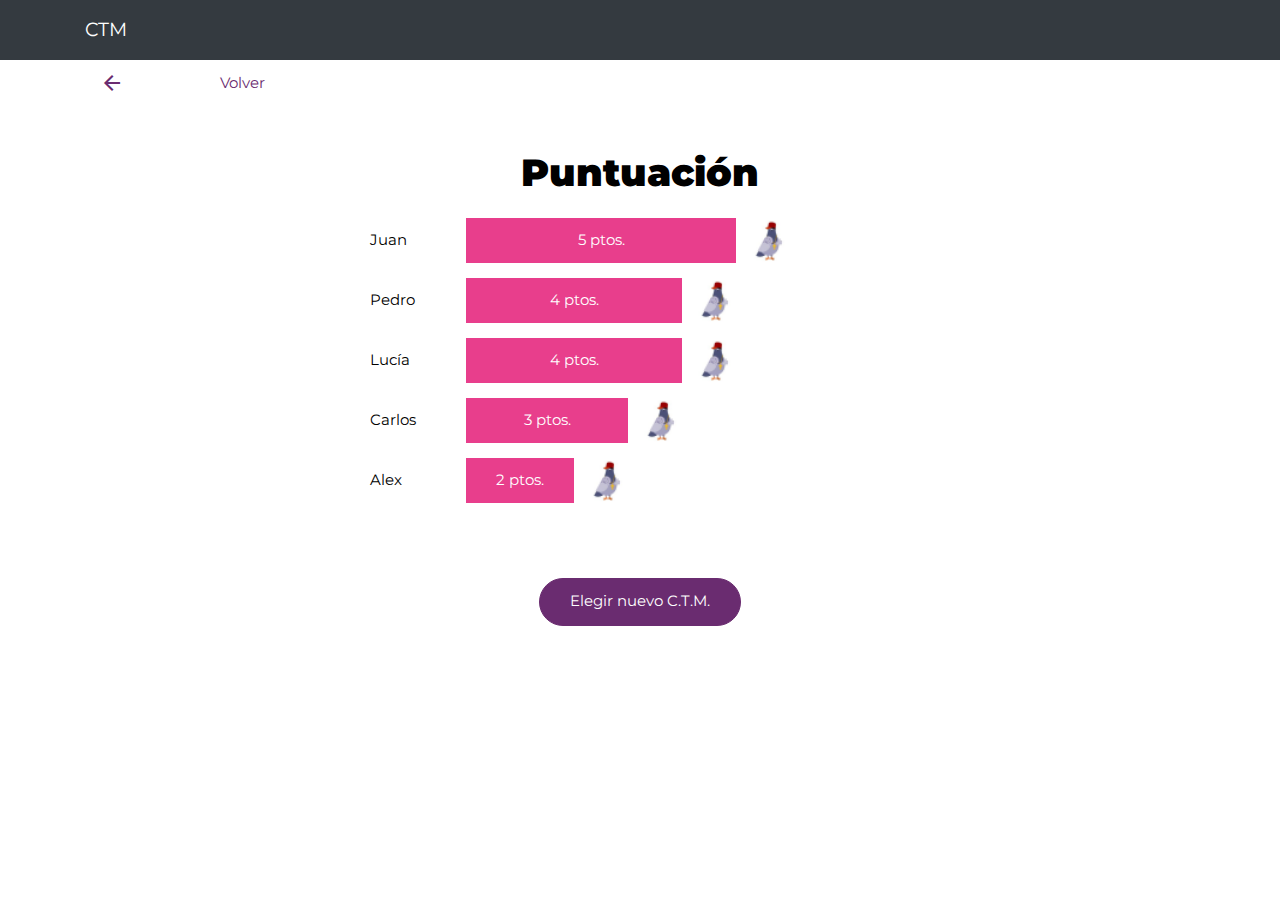
<file: puntuacion.html>
<!DOCTYPE html>
<html lang="es">

<head>
	<title>Puntuación - CTM</title>
	<meta charset="UTF-8">
	<meta name="viewport" content="width=device-width, initial-scale=1">
	<!--===============================================================================================-->
	<link rel="icon" type="image/png" href="img/iconos/favicon.png" />
	<!--===============================================================================================-->
	<link rel="stylesheet" type="text/css" href="vendor/bootstrap/css/bootstrap.css">
	<!--===============================================================================================-->
	<link rel="stylesheet" type="text/css" href="vendor/select2/select2.css">
	<!--===============================================================================================-->
	<link rel="stylesheet" type="text/css" href="css/fontawesome.min.css">
	<!--===============================================================================================-->
	<link rel="preconnect" href="https://fonts.gstatic.com">
	<link href="https://fonts.googleapis.com/css2?family=Montserrat:wght@300;400;500;600;700;900&display=swap" rel="stylesheet">
	<link href="https://fonts.googleapis.com/css?family=Material+Icons|Material+Icons+Outlined|Material+Icons+Two+Tone|Material+Icons+Round|Material+Icons+Sharp" rel="stylesheet">
	<link rel="stylesheet" type="text/css" href="css/main.css">
	<link rel="stylesheet" type="text/css" href="css/mq.css">
	<!--===============================================================================================-->
</head>

<body>
	<header>
		<nav class="navbar navbar-expand-lg navbar-dark bg-dark">
			<div class="container">
				<a class="navbar-brand" href="#">CTM</a>
				<!-- <button class="navbar-toggler" type="button" data-toggle="collapse" data-target="#navbarSupportedContent" aria-controls="navbarSupportedContent" aria-expanded="false" aria-label="Toggle navigation">
					<span class="navbar-toggler-icon"></span>
				</button>

				<div class="collapse navbar-collapse" id="navbarSupportedContent">
					<ul class="navbar-nav ml-auto">
						<li class="nav-item active">
							<a class="nav-link" href="#">Inicio <span class="sr-only">(current)</span></a>
						</li>
						<li class="nav-item">
							<a class="nav-link" href="#">Link</a>
						</li>
						<li class="nav-item dropdown">
							<a class="nav-link dropdown-toggle" href="#" id="navbarDropdown" role="button" data-toggle="dropdown" aria-haspopup="true" aria-expanded="false">
								Dropdown
							</a>
							<div class="dropdown-menu" aria-labelledby="navbarDropdown">
								<a class="dropdown-item" href="#">Action</a>
								<a class="dropdown-item" href="#">Another action</a>
								<div class="dropdown-divider"></div>
								<a class="dropdown-item" href="#">Something else here</a>
							</div>
						</li>
					</ul>
				</div> -->
			</div>
		</nav>
	</header>

	<main>
		<div class="container">

			<nav aria-label="breadcrumb">
				<ol class="breadcrumb">
					<a href="nuevaPartida.html">
						<span class="material-icons">
							arrow_back_ios
						</span>
						Volver
					</a>

				</ol>
			</nav>
			<div class="row">
				<div class="col-lg-12 wrap-img-fluid">
					<h2 class="big-title">Puntuación</h2>
					<div class="bloque-puntuacion col-lg-6">
						<div class="puntuacion-item">
							<div class="nameBar">
								Juan
							</div>
							<div class="bar b-50">
								5 ptos.
							</div>
							<div class="img-bar">
								<img src="img/iconos/puntuacion5.png" alt="">
							</div>
						</div>

						<div class="puntuacion-item">
							<div class="nameBar">
								Pedro
							</div>
							<div class="bar b-40">
								4 ptos.
							</div>
							<div class="img-bar">
								<img src="img/iconos/puntuacion5.png" alt="">
							</div>
						</div>

						<div class="puntuacion-item">
							<div class="nameBar">
								Lucía
							</div>
							<div class="bar b-40">
								4 ptos.
							</div>
							<div class="img-bar">
								<img src="img/iconos/puntuacion5.png" alt="">
							</div>
						</div>

						<div class="puntuacion-item">
							<div class="nameBar">
								Carlos
							</div>
							<div class="bar b-30">
								3 ptos.
							</div>
							<div class="img-bar">
								<img src="img/iconos/puntuacion5.png" alt="">
							</div>
						</div>

						<div class="puntuacion-item">
							<div class="nameBar">
								Alex
							</div>
							<div class="bar b-20">
								2 ptos.
							</div>
							<div class="img-bar">
								<img src="img/iconos/puntuacion5.png" alt="">
							</div>
						</div>


					</div>
					<a href="puntuacion.html" class="btn btn-primary btn-rounded link-btn">
						Elegir nuevo C.T.M.
					</a>
				</div>
			</div>
	</main>

	<footer>

	</footer>


	<!--===============================================================================================-->
	<script src="vendor/jquery/jquery-3.2.1.min.js"></script>
	<!--===============================================================================================-->
	<script src="vendor/bootstrap/js/popper.js"></script>
	<script src="vendor/bootstrap/js/bootstrap.min.js"></script>
	<!--===============================================================================================-->
	<script src="vendor/select2/select2.min.js"></script>

	<!--===============================================================================================-->
	<script src="js/main.js"></script>

</body>

</html>
</file>
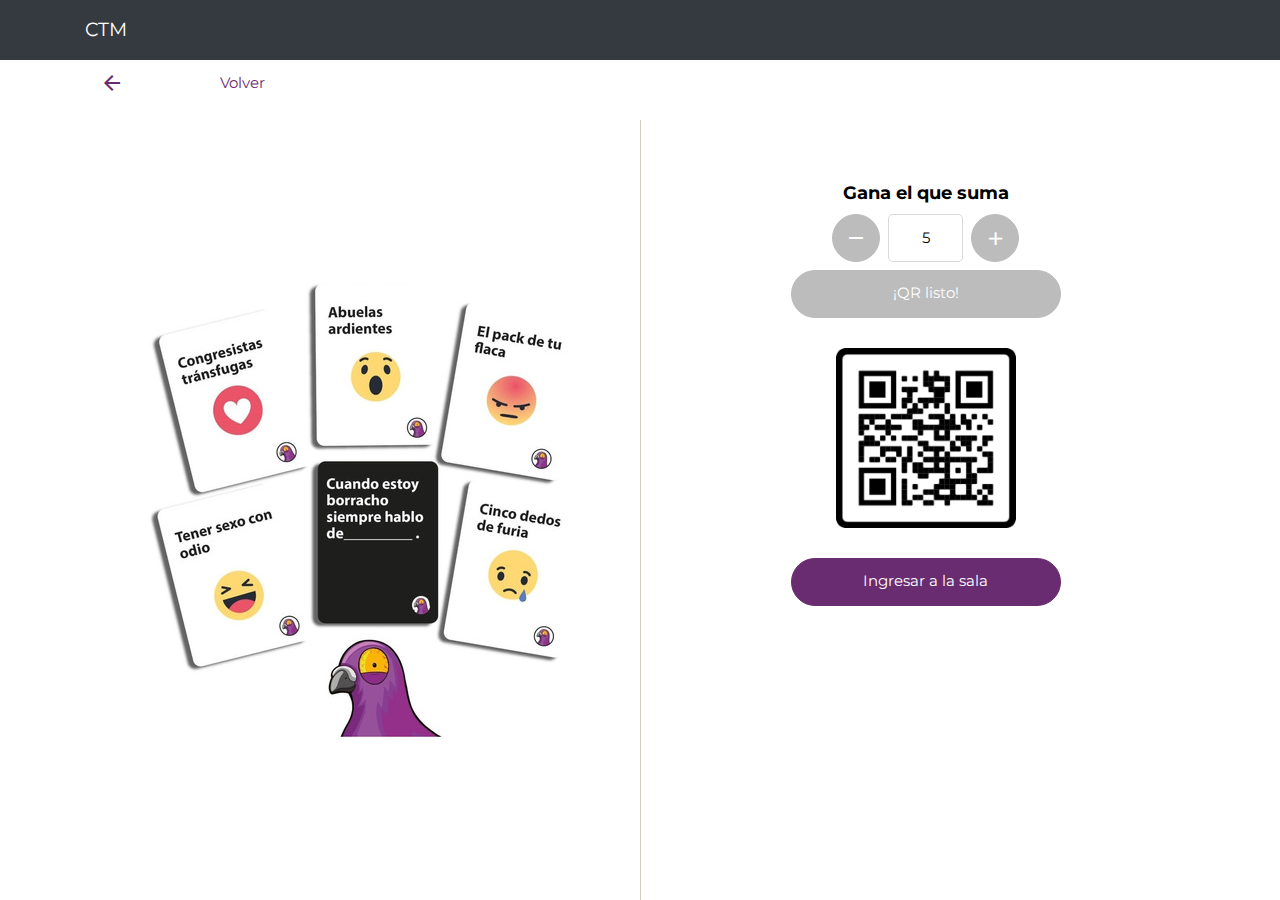
<file: qrGenerado.html>
<!DOCTYPE html>
<html lang="es">

<head>
	<title>QR - CTM</title>
	<meta charset="UTF-8">
	<meta name="viewport" content="width=device-width, initial-scale=1">
	<!--===============================================================================================-->
	<link rel="icon" type="image/png" href="img/iconos/favicon.png" />
	<!--===============================================================================================-->
	<link rel="stylesheet" type="text/css" href="vendor/bootstrap/css/bootstrap.css">
	<!--===============================================================================================-->
	<link rel="stylesheet" type="text/css" href="vendor/select2/select2.css">
	<!--===============================================================================================-->
	<link rel="stylesheet" type="text/css" href="css/fontawesome.min.css">
	<!--===============================================================================================-->
	<link rel="preconnect" href="https://fonts.gstatic.com">
	<link href="https://fonts.googleapis.com/css2?family=Montserrat:wght@300;400;500;600;700;900&display=swap" rel="stylesheet">
	<link href="https://fonts.googleapis.com/css?family=Material+Icons|Material+Icons+Outlined|Material+Icons+Two+Tone|Material+Icons+Round|Material+Icons+Sharp" rel="stylesheet">
	<link rel="stylesheet" type="text/css" href="css/main.css">
	<link rel="stylesheet" type="text/css" href="css/mq.css">
	<!--===============================================================================================-->
</head>

<body>
	<header>
		<nav class="navbar navbar-expand-lg navbar-dark bg-dark">
			<div class="container">
				<a class="navbar-brand" href="#">CTM</a>
				<!-- <button class="navbar-toggler" type="button" data-toggle="collapse" data-target="#navbarSupportedContent" aria-controls="navbarSupportedContent" aria-expanded="false" aria-label="Toggle navigation">
					<span class="navbar-toggler-icon"></span>
				</button>

				<div class="collapse navbar-collapse" id="navbarSupportedContent">
					<ul class="navbar-nav ml-auto">
						<li class="nav-item active">
							<a class="nav-link" href="#">Inicio <span class="sr-only">(current)</span></a>
						</li>
						<li class="nav-item">
							<a class="nav-link" href="#">Link</a>
						</li>
						<li class="nav-item dropdown">
							<a class="nav-link dropdown-toggle" href="#" id="navbarDropdown" role="button" data-toggle="dropdown" aria-haspopup="true" aria-expanded="false">
								Dropdown
							</a>
							<div class="dropdown-menu" aria-labelledby="navbarDropdown">
								<a class="dropdown-item" href="#">Action</a>
								<a class="dropdown-item" href="#">Another action</a>
								<div class="dropdown-divider"></div>
								<a class="dropdown-item" href="#">Something else here</a>
							</div>
						</li>
					</ul>
				</div> -->
			</div>
		</nav>
	</header>

	<main>
		<div class="container">

			<nav aria-label="breadcrumb">
				<ol class="breadcrumb">
					<li class="breadcrumb-item">
						<a href="generarQR.html">
							<span class="material-icons">
								arrow_back_ios
							</span>
							Volver
						</a>
					</li>
				</ol>
			</nav>
			<div class="row">
				<div class="col-lg-6 wrap-img2">
					<img src="img/ilustraciones/cartas.jpg" alt="Cartas del juego CTM" class="img-fluid">
				</div>
				<div class="col-lg-6 container-wrap-form">
					<div class="wrap-form col-lg-8">
						<form class="form-nuevaPartida">
							<label class="label">Gana el que suma</label>
							<div class="control-cantidad">
								<button type="button" name="button" class="dec qtybutton btn btn-primary" disabled>
									<i class="material-icons">
										remove
									</i>
								</button>
								<input type="number" value="5" name="qtybutton" class="plus-minus-box" readonly>
								<button type="button" name="button" class="inc qtybutton btn btn-primary" disabled>+</button>
							</div>

							<button type="submit" class="btn btn-secondary btn-rounded btn-block" disabled>
								¡QR listo!
							</button>
						</form>

						<div class="container-qr">
							<div class="qr-content">
								<img src="img/ilustraciones/qr.jpg" alt="" class="img-fluid">
							</div>
						</div>

						<a href="jugadores.html" class="btn btn-primary btn-rounded link-btn btn-block">
							Ingresar a la sala
						</a>
					</div>
				</div>
			</div>
	</main>

	<footer>

	</footer>


	<!--===============================================================================================-->
	<script src="vendor/jquery/jquery-3.2.1.min.js"></script>
	<!--===============================================================================================-->
	<script src="vendor/bootstrap/js/popper.js"></script>
	<script src="vendor/bootstrap/js/bootstrap.min.js"></script>
	<!--===============================================================================================-->
	<script src="vendor/select2/select2.min.js"></script>

	<!--===============================================================================================-->
	<script src="js/main.js"></script>

</body>

</html>
</file>
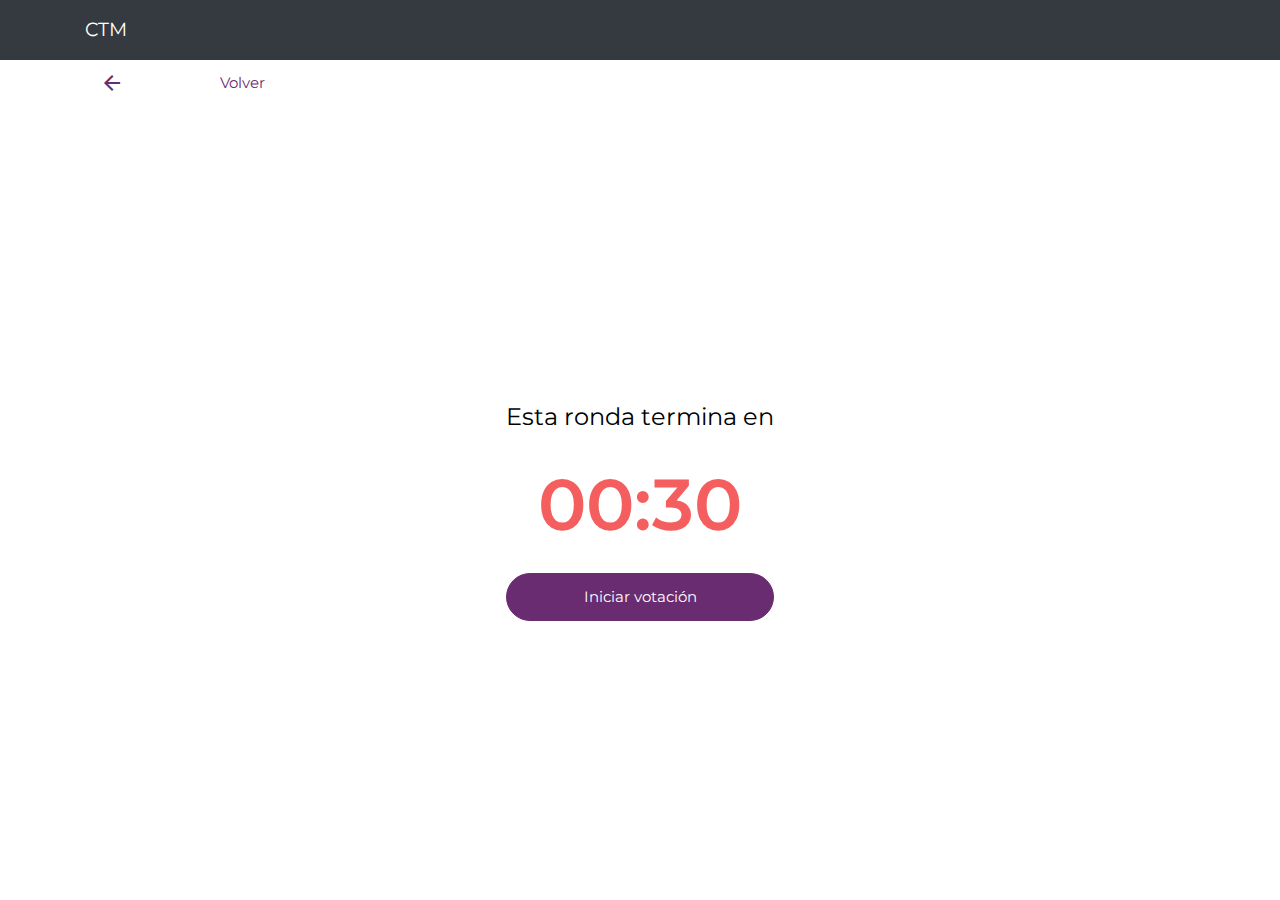
<file: temporizador.html>
<!DOCTYPE html>
<html lang="es">

<head>
	<title>Temporizador - CTM</title>
	<meta charset="UTF-8">
	<meta name="viewport" content="width=device-width, initial-scale=1">
	<!--===============================================================================================-->
	<link rel="icon" type="image/png" href="img/iconos/favicon.png" />
	<!--===============================================================================================-->
	<link rel="stylesheet" type="text/css" href="vendor/bootstrap/css/bootstrap.css">
	<!--===============================================================================================-->
	<link rel="stylesheet" type="text/css" href="vendor/select2/select2.css">
	<!--===============================================================================================-->
	<link rel="stylesheet" type="text/css" href="css/fontawesome.min.css">
	<!--===============================================================================================-->
	<link rel="preconnect" href="https://fonts.gstatic.com">
	<link href="https://fonts.googleapis.com/css2?family=Montserrat:wght@300;400;500;600;700;900&display=swap" rel="stylesheet">
	<link href="https://fonts.googleapis.com/css?family=Material+Icons|Material+Icons+Outlined|Material+Icons+Two+Tone|Material+Icons+Round|Material+Icons+Sharp" rel="stylesheet">
	<link rel="stylesheet" type="text/css" href="css/main.css">
	<link rel="stylesheet" type="text/css" href="css/mq.css">
	<!--===============================================================================================-->
</head>

<body>
	<header>
		<nav class="navbar navbar-expand-lg navbar-dark bg-dark">
			<div class="container">
				<a class="navbar-brand" href="#">CTM</a>
				<!-- <button class="navbar-toggler" type="button" data-toggle="collapse" data-target="#navbarSupportedContent" aria-controls="navbarSupportedContent" aria-expanded="false" aria-label="Toggle navigation">
					<span class="navbar-toggler-icon"></span>
				</button>

				<div class="collapse navbar-collapse" id="navbarSupportedContent">
					<ul class="navbar-nav ml-auto">
						<li class="nav-item active">
							<a class="nav-link" href="#">Inicio <span class="sr-only">(current)</span></a>
						</li>
						<li class="nav-item">
							<a class="nav-link" href="#">Link</a>
						</li>
						<li class="nav-item dropdown">
							<a class="nav-link dropdown-toggle" href="#" id="navbarDropdown" role="button" data-toggle="dropdown" aria-haspopup="true" aria-expanded="false">
								Dropdown
							</a>
							<div class="dropdown-menu" aria-labelledby="navbarDropdown">
								<a class="dropdown-item" href="#">Action</a>
								<a class="dropdown-item" href="#">Another action</a>
								<div class="dropdown-divider"></div>
								<a class="dropdown-item" href="#">Something else here</a>
							</div>
						</li>
					</ul>
				</div> -->
			</div>
		</nav>
	</header>

	<main>
		<div class="container">

			<nav aria-label="breadcrumb">
				<ol class="breadcrumb">
					<a href="ctm.html">
						<span class="material-icons">
							arrow_back_ios
						</span>
						Volver
					</a>

				</ol>
			</nav>
			<div class="row">
				<div class="col-lg-12 wrap-img-fluid flex-center">
					<div class="text-center">
						<p class="sub-title">Esta ronda termina en</p>
						<p class="temporizador">
							00:30
						</p>
						<a href="votar.html" class="btn btn-primary btn-rounded link-btn">
							Iniciar votación
						</a>
					</div>
				</div>
			</div>
	</main>

	<footer>

	</footer>


	<!--===============================================================================================-->
	<script src="vendor/jquery/jquery-3.2.1.min.js"></script>
	<!--===============================================================================================-->
	<script src="vendor/bootstrap/js/popper.js"></script>
	<script src="vendor/bootstrap/js/bootstrap.min.js"></script>
	<!--===============================================================================================-->
	<script src="vendor/select2/select2.min.js"></script>

	<!--===============================================================================================-->
	<script src="js/main.js"></script>

</body>

</html>
</file>
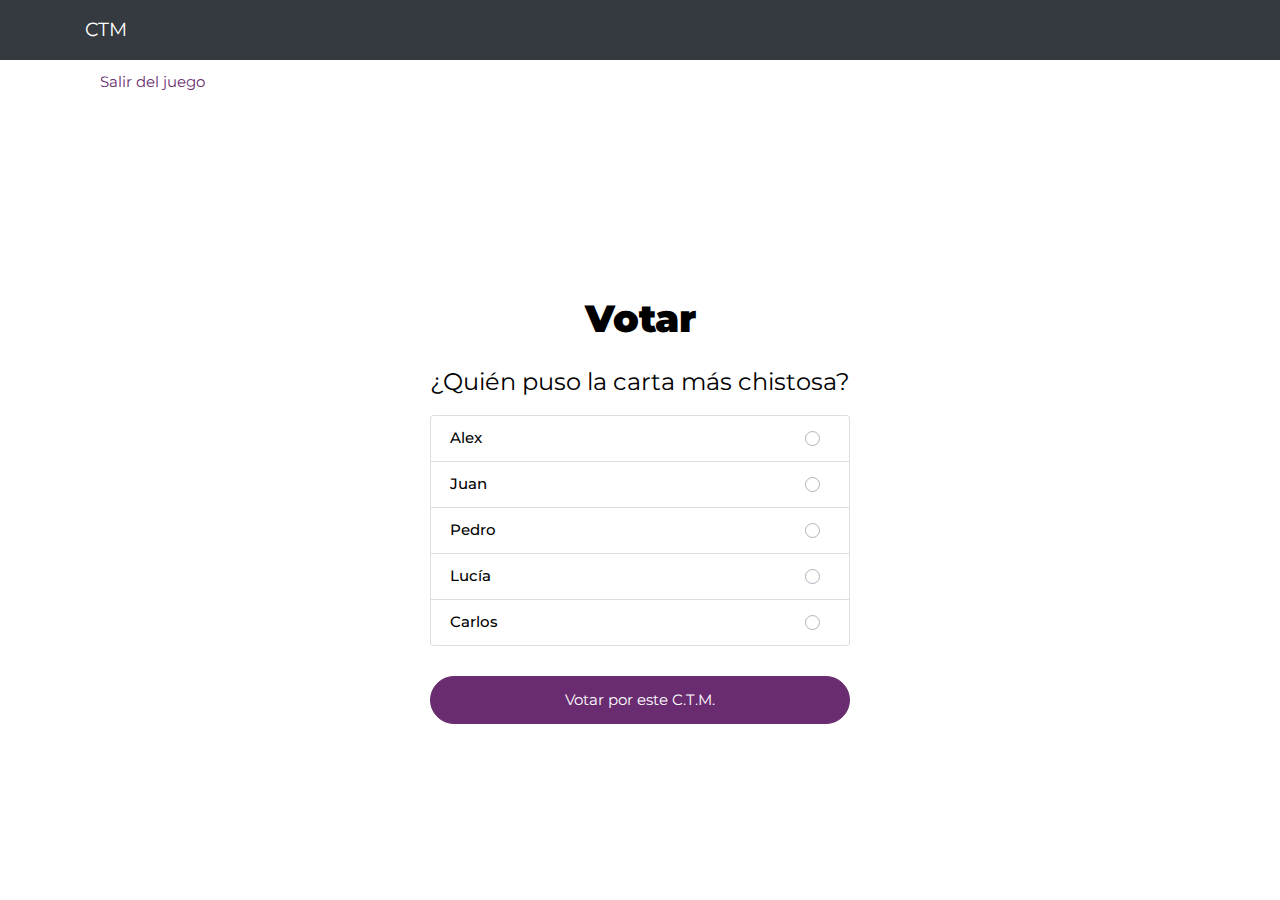
<file: votar.html>
<!DOCTYPE html>
<html lang="es">

<head>
	<title>Votar - CTM</title>
	<meta charset="UTF-8">
	<meta name="viewport" content="width=device-width, initial-scale=1">
	<!--===============================================================================================-->
	<link rel="icon" type="image/png" href="img/iconos/favicon.png" />
	<!--===============================================================================================-->
	<link rel="stylesheet" type="text/css" href="vendor/bootstrap/css/bootstrap.css">
	<!--===============================================================================================-->
	<link rel="stylesheet" type="text/css" href="vendor/select2/select2.css">
	<!--===============================================================================================-->
	<link rel="stylesheet" type="text/css" href="css/fontawesome.min.css">
	<!--===============================================================================================-->
	<link rel="preconnect" href="https://fonts.gstatic.com">
	<link href="https://fonts.googleapis.com/css2?family=Montserrat:wght@300;400;500;600;700;900&display=swap" rel="stylesheet">
	<link href="https://fonts.googleapis.com/css?family=Material+Icons|Material+Icons+Outlined|Material+Icons+Two+Tone|Material+Icons+Round|Material+Icons+Sharp" rel="stylesheet">
	<link rel="stylesheet" type="text/css" href="css/main.css">
	<link rel="stylesheet" type="text/css" href="css/mq.css">
	<!--===============================================================================================-->
</head>

<body>
	<header>
		<nav class="navbar navbar-expand-lg navbar-dark bg-dark">
			<div class="container">
				<a class="navbar-brand" href="#">CTM</a>
				<!-- <button class="navbar-toggler" type="button" data-toggle="collapse" data-target="#navbarSupportedContent" aria-controls="navbarSupportedContent" aria-expanded="false" aria-label="Toggle navigation">
					<span class="navbar-toggler-icon"></span>
				</button>

				<div class="collapse navbar-collapse" id="navbarSupportedContent">
					<ul class="navbar-nav ml-auto">
						<li class="nav-item active">
							<a class="nav-link" href="#">Inicio <span class="sr-only">(current)</span></a>
						</li>
						<li class="nav-item">
							<a class="nav-link" href="#">Link</a>
						</li>
						<li class="nav-item dropdown">
							<a class="nav-link dropdown-toggle" href="#" id="navbarDropdown" role="button" data-toggle="dropdown" aria-haspopup="true" aria-expanded="false">
								Dropdown
							</a>
							<div class="dropdown-menu" aria-labelledby="navbarDropdown">
								<a class="dropdown-item" href="#">Action</a>
								<a class="dropdown-item" href="#">Another action</a>
								<div class="dropdown-divider"></div>
								<a class="dropdown-item" href="#">Something else here</a>
							</div>
						</li>
					</ul>
				</div> -->
			</div>
		</nav>
	</header>

	<main>
		<div class="container">

			<nav aria-label="breadcrumb">
				<ol class="breadcrumb">
					<a class="triggerModal" data-toggle="modal" data-target=".modalSalirDelJuego">
						Salir del juego
					</a>
					<!-- <a class="triggerModal" data-toggle="modal" data-target=".modalQR">
						Invitar gente
					</a> -->
				</ol>
			</nav>
			<div class="row">
				<div class="col-lg-12 wrap-img-fluid flex-center">
					<div class="text-center">
						<h2 class="big-title">Votar</h2>
						<p class="sub-title">¿Quién puso la carta más chistosa?</p>
						<ul class="list-group list-group-jugadores">
							<li class="list-group-item">Alex
								<div class="custom-control custom-radio">
									<input type="radio" id="customRadio1" name="customRadio" class="custom-control-input">
									<label class="custom-control-label" for="customRadio1">.</label>
								</div>
							</li>
							<li class="list-group-item">Juan
								<div class="custom-control custom-radio">
									<input type="radio" id="customRadio2" name="customRadio" class="custom-control-input">
									<label class="custom-control-label" for="customRadio2">.</label>
								</div>
							</li>
							<li class="list-group-item">Pedro
								<div class="custom-control custom-radio">
									<input type="radio" id="customRadio3" name="customRadio" class="custom-control-input">
									<label class="custom-control-label" for="customRadio3">.</label>
								</div>
							</li>
							<li class="list-group-item">Lucía
								<div class="custom-control custom-radio">
									<input type="radio" id="customRadio4" name="customRadio" class="custom-control-input">
									<label class="custom-control-label" for="customRadio4">.</label>
								</div>
							</li>
							<li class="list-group-item">Carlos
								<div class="custom-control custom-radio">
									<input type="radio" id="customRadio5" name="customRadio" class="custom-control-input">
									<label class="custom-control-label" for="customRadio5">.</label>
								</div>
							</li>
						</ul>
						<a href="puntuacion.html" class="btn btn-primary btn-rounded link-btn">
							Votar por este C.T.M.
						</a>
					</div>
				</div>
			</div>
	</main>

	<footer>

	</footer>

	<!-- MODALS -->
	<div class="modal fade modalQR" id="exampleModal" tabindex="-1" role="dialog" aria-labelledby="exampleModalLabel" aria-hidden="true">
		<div class="modal-dialog modal-sm" role="document">
			<div class="modal-content">
				<div class="modal-header">
					<h5 class="modal-title" id="exampleModalLabel">Invitar gente</h5>
					<button type="button" class="close" data-dismiss="modal" aria-label="Close">
						<span aria-hidden="true">&times;</span>
					</button>
				</div>
				<div class="modal-body">
					Escanea el QR para unirte a la partida

					<div class="container-qr-modal">
						<img src="img/ilustraciones/qr.jpg" alt="código qr" class="img-fluid">
					</div>
				</div>
				<div class="modal-footer">
					<button type="button" class="btn btn-primary btn-rounded btn-block" data-dismiss="modal">Listo</button>
				</div>
			</div>
		</div>
	</div>

	<div class="modal fade modalSalirDelJuego" id="exampleModal" tabindex="-1" role="dialog" aria-labelledby="exampleModalLabel" aria-hidden="true">
		<div class="modal-dialog modal-sm" role="document">
			<div class="modal-content">
				<div class="modal-header">
					<h5 class="modal-title" id="exampleModalLabel">¿Salir del juego?</h5>
					<button type="button" class="close" data-dismiss="modal" aria-label="Close">
						<span aria-hidden="true">&times;</span>
					</button>
				</div>
				<div class="modal-body">
					Debes escanear el código QR para volver a entrar a la sala.

					<div class="wrap-btns-modal">
						<button type="button" class="btn btn-outline-primary btn-rounded" data-dismiss="modal">Quedarse en la sala</button>
						<a href="nuevaPartida.html" class="btn btn-primary btn-rounded link-btn btn-block">
							Salir del juego
						</a>
					</div>
				</div>
			</div>
		</div>
	</div>
	<!-- FIN MODALS -->
	<!--===============================================================================================-->
	<script src="vendor/jquery/jquery-3.2.1.min.js"></script>
	<!--===============================================================================================-->
	<script src="vendor/bootstrap/js/popper.js"></script>
	<script src="vendor/bootstrap/js/bootstrap.min.js"></script>
	<!--===============================================================================================-->
	<script src="vendor/select2/select2.min.js"></script>

	<!--===============================================================================================-->
	<script src="js/main.js"></script>

</body>

</html>
</file>
<file: vendor/select2/select2.css>
.select2-container {
  box-sizing: border-box;
  display: inline-block;
  margin: 0;
  position: relative;
  vertical-align: middle; }
  .select2-container .select2-selection--single {
    box-sizing: border-box;
    cursor: pointer;
    display: block;
    height: 28px;
    user-select: none;
    -webkit-user-select: none; }
    .select2-container .select2-selection--single .select2-selection__rendered {
      display: block;
      padding-left: 8px;
      padding-right: 20px;
      overflow: hidden;
      text-overflow: ellipsis;
      white-space: nowrap;
    }

    .select2-container .select2-selection--single .select2-selection__clear {
      position: relative; }
  .select2-container[dir="rtl"] .select2-selection--single .select2-selection__rendered {
    padding-right: 8px;
    padding-left: 20px; }
  .select2-container .select2-selection--multiple {
    box-sizing: border-box;
    cursor: pointer;
    display: block;
    min-height: 32px;
    user-select: none;
    -webkit-user-select: none; }
    .select2-container .select2-selection--multiple .select2-selection__rendered {
      display: inline-block;
      overflow: hidden;
      padding-left: 8px;
      text-overflow: ellipsis;
      white-space: nowrap; }
  .select2-container .select2-search--inline {
    float: left; }
    .select2-container .select2-search--inline .select2-search__field {
      box-sizing: border-box;
      border: none;
      font-size: 100%;
      margin-top: 5px;
      padding: 0; }
      .select2-container .select2-search--inline .select2-search__field::-webkit-search-cancel-button {
        -webkit-appearance: none; }

.select2-dropdown {
  background-color: white;
  border: 1px solid #aaa;
  border-radius: 4px;
  box-sizing: border-box;
  display: block;
  position: absolute;
  left: -100000px;
  width: 100%;
  z-index: 1051;
}

.select2-results {
  display: block; }

.select2-results__options {
  list-style: none;
  margin: 0;
  padding: 0; }

.select2-results__option {
  padding: 6px;
  user-select: none;
  -webkit-user-select: none; }
  .select2-results__option[aria-selected] {
    cursor: pointer; }

.select2-container--open .select2-dropdown {
  left: 0; }

.select2-container--open .select2-dropdown--above {
  border-bottom: none;
  border-bottom-left-radius: 0;
  border-bottom-right-radius: 0; }

.select2-container--open .select2-dropdown--below {
  border-top: none;
  border-top-left-radius: 0;
  border-top-right-radius: 0; }

.select2-search--dropdown {
  display: block;
  padding: 4px; }
  .select2-search--dropdown .select2-search__field {
    padding: 4px;
    width: 100%;
    box-sizing: border-box; }
    .select2-search--dropdown .select2-search__field::-webkit-search-cancel-button {
      -webkit-appearance: none; }
  .select2-search--dropdown.select2-search--hide {
    display: none; }

.select2-close-mask {
  border: 0;
  margin: 0;
  padding: 0;
  display: block;
  position: fixed;
  left: 0;
  top: 0;
  min-height: 100%;
  min-width: 100%;
  height: auto;
  width: auto;
  opacity: 0;
  z-index: 99;
  background-color: #fff;
  filter: alpha(opacity=0); }

.select2-hidden-accessible {
  border: 0 !important;
  clip: rect(0 0 0 0) !important;
  height: 1px !important;
  margin: -1px !important;
  overflow: hidden !important;
  padding: 0 !important;
  position: absolute !important;
  width: 1px !important; }

.select2-container--default .select2-selection--single {
  background-color: #fff;
  border: 1px solid #aaa;
  border-radius: 4px; }
  .select2-container--default .select2-selection--single .select2-selection__rendered {
    color: #444;
    line-height: 28px; }
  .select2-container--default .select2-selection--single .select2-selection__clear {
    cursor: pointer;
    float: right;
    font-weight: bold; }
  .select2-container--default .select2-selection--single .select2-selection__placeholder {
    color: #999; }
  .select2-container--default .select2-selection--single .select2-selection__arrow {
    height: 26px;
    position: absolute;
    top: 1px;
    right: 1px;
    width: 20px; }
    .select2-container--default .select2-selection--single .select2-selection__arrow b {
      border-color: #888 transparent transparent transparent;
      border-style: solid;
      border-width: 5px 4px 0 4px;
      height: 0;
      left: 50%;
      margin-left: -4px;
      margin-top: -2px;
      position: absolute;
      top: 50%;
      width: 0; }

.select2-container--default[dir="rtl"] .select2-selection--single .select2-selection__clear {
  float: left; }

.select2-container--default[dir="rtl"] .select2-selection--single .select2-selection__arrow {
  left: 1px;
  right: auto; }

.select2-container--default.select2-container--disabled .select2-selection--single {
  background-color: #eee;
  cursor: default; }
  .select2-container--default.select2-container--disabled .select2-selection--single .select2-selection__clear {
    display: none; }

.select2-container--default.select2-container--open .select2-selection--single .select2-selection__arrow b {
  border-color: transparent transparent #888 transparent;
  border-width: 0 4px 5px 4px; }

.select2-container--default .select2-selection--multiple {
  background-color: white;
  border: 1px solid #aaa;
  border-radius: 4px;
  cursor: text; }
  .select2-container--default .select2-selection--multiple .select2-selection__rendered {
    box-sizing: border-box;
    list-style: none;
    margin: 0;
    padding: 0 5px;
    width: 100%; }
    .select2-container--default .select2-selection--multiple .select2-selection__rendered li {
      list-style: none; }
  .select2-container--default .select2-selection--multiple .select2-selection__placeholder {
    color: #999;
    margin-top: 5px;
    float: left; }
  .select2-container--default .select2-selection--multiple .select2-selection__clear {
    cursor: pointer;
    float: right;
    font-weight: bold;
    margin-top: 5px;
    margin-right: 10px; }
  .select2-container--default .select2-selection--multiple .select2-selection__choice {
    background-color: #e4e4e4;
    border: 1px solid #aaa;
    border-radius: 4px;
    cursor: default;
    float: left;
    margin-right: 5px;
    margin-top: 5px;
    padding: 0 5px; }
  .select2-container--default .select2-selection--multiple .select2-selection__choice__remove {
    color: #999;
    cursor: pointer;
    display: inline-block;
    font-weight: bold;
    margin-right: 2px; }
    .select2-container--default .select2-selection--multiple .select2-selection__choice__remove:hover {
      color: #333; }

.select2-container--default[dir="rtl"] .select2-selection--multiple .select2-selection__choice, .select2-container--default[dir="rtl"] .select2-selection--multiple .select2-selection__placeholder, .select2-container--default[dir="rtl"] .select2-selection--multiple .select2-search--inline {
  float: right; }

.select2-container--default[dir="rtl"] .select2-selection--multiple .select2-selection__choice {
  margin-left: 5px;
  margin-right: auto; }

.select2-container--default[dir="rtl"] .select2-selection--multiple .select2-selection__choice__remove {
  margin-left: 2px;
  margin-right: auto; }

.select2-container--default.select2-container--focus .select2-selection--multiple {
  border: solid black 1px;
  outline: 0; }

.select2-container--default.select2-container--disabled .select2-selection--multiple {
  background-color: #eee;
  cursor: default; }

.select2-container--default.select2-container--disabled .select2-selection__choice__remove {
  display: none; }

.select2-container--default.select2-container--open.select2-container--above .select2-selection--single, .select2-container--default.select2-container--open.select2-container--above .select2-selection--multiple {
  border-top-left-radius: 0;
  border-top-right-radius: 0; }

.select2-container--default.select2-container--open.select2-container--below .select2-selection--single, .select2-container--default.select2-container--open.select2-container--below .select2-selection--multiple {
  border-bottom-left-radius: 0;
  border-bottom-right-radius: 0; }

.select2-container--default .select2-search--dropdown .select2-search__field {
  border: 1px solid #aaa; }

.select2-container--default .select2-search--inline .select2-search__field {
  background: transparent;
  border: none;
  outline: 0;
  box-shadow: none;
  -webkit-appearance: textfield; }

.select2-container--default .select2-results > .select2-results__options {
  max-height: 200px;
  overflow-y: auto; }

.select2-container--default .select2-results__option[role=group] {
  padding: 0; }

.select2-container--default .select2-results__option[aria-disabled=true] {
  color: #999; }

.select2-container--default .select2-results__option[aria-selected=true] {
  background-color: #ddd; }

.select2-container--default .select2-results__option .select2-results__option {
  padding-left: 1em; }
  .select2-container--default .select2-results__option .select2-results__option .select2-results__group {
    padding-left: 0; }
  .select2-container--default .select2-results__option .select2-results__option .select2-results__option {
    margin-left: -1em;
    padding-left: 2em; }
    .select2-container--default .select2-results__option .select2-results__option .select2-results__option .select2-results__option {
      margin-left: -2em;
      padding-left: 3em; }
      .select2-container--default .select2-results__option .select2-results__option .select2-results__option .select2-results__option .select2-results__option {
        margin-left: -3em;
        padding-left: 4em; }
        .select2-container--default .select2-results__option .select2-results__option .select2-results__option .select2-results__option .select2-results__option .select2-results__option {
          margin-left: -4em;
          padding-left: 5em; }
          .select2-container--default .select2-results__option .select2-results__option .select2-results__option .select2-results__option .select2-results__option .select2-results__option .select2-results__option {
            margin-left: -5em;
            padding-left: 6em; }

.select2-container--default .select2-results__option--highlighted[aria-selected] {
  background-color: #5897fb;
  color: white; }

.select2-container--default .select2-results__group {
  cursor: default;
  display: block;
  padding: 6px; }

.select2-container--classic .select2-selection--single {
  background-color: #f7f7f7;
  border: 1px solid #aaa;
  border-radius: 4px;
  outline: 0;
  background-image: -webkit-linear-gradient(top, white 50%, #eeeeee 100%);
  background-image: -o-linear-gradient(top, white 50%, #eeeeee 100%);
  background-image: linear-gradient(to bottom, white 50%, #eeeeee 100%);
  background-repeat: repeat-x;
  filter: progid:DXImageTransform.Microsoft.gradient(startColorstr='#FFFFFFFF', endColorstr='#FFEEEEEE', GradientType=0); }
  .select2-container--classic .select2-selection--single:focus {
    border: 1px solid #5897fb; }
  .select2-container--classic .select2-selection--single .select2-selection__rendered {
    color: #444;
    line-height: 28px; }
  .select2-container--classic .select2-selection--single .select2-selection__clear {
    cursor: pointer;
    float: right;
    font-weight: bold;
    margin-right: 10px; }
  .select2-container--classic .select2-selection--single .select2-selection__placeholder {
    color: #999; }
  .select2-container--classic .select2-selection--single .select2-selection__arrow {
    background-color: #ddd;
    border: none;
    border-left: 1px solid #aaa;
    border-top-right-radius: 4px;
    border-bottom-right-radius: 4px;
    height: 26px;
    position: absolute;
    top: 1px;
    right: 1px;
    width: 20px;
    background-image: -webkit-linear-gradient(top, #eeeeee 50%, #cccccc 100%);
    background-image: -o-linear-gradient(top, #eeeeee 50%, #cccccc 100%);
    background-image: linear-gradient(to bottom, #eeeeee 50%, #cccccc 100%);
    background-repeat: repeat-x;
    filter: progid:DXImageTransform.Microsoft.gradient(startColorstr='#FFEEEEEE', endColorstr='#FFCCCCCC', GradientType=0); }
    .select2-container--classic .select2-selection--single .select2-selection__arrow b {
      border-color: #888 transparent transparent transparent;
      border-style: solid;
      border-width: 5px 4px 0 4px;
      height: 0;
      left: 50%;
      margin-left: -4px;
      margin-top: -2px;
      position: absolute;
      top: 50%;
      width: 0; }

.select2-container--classic[dir="rtl"] .select2-selection--single .select2-selection__clear {
  float: left; }

.select2-container--classic[dir="rtl"] .select2-selection--single .select2-selection__arrow {
  border: none;
  border-right: 1px solid #aaa;
  border-radius: 0;
  border-top-left-radius: 4px;
  border-bottom-left-radius: 4px;
  left: 1px;
  right: auto; }

.select2-container--classic.select2-container--open .select2-selection--single {
  border: 1px solid #5897fb; }
  .select2-container--classic.select2-container--open .select2-selection--single .select2-selection__arrow {
    background: transparent;
    border: none; }
    .select2-container--classic.select2-container--open .select2-selection--single .select2-selection__arrow b {
      border-color: transparent transparent #888 transparent;
      border-width: 0 4px 5px 4px; }

.select2-container--classic.select2-container--open.select2-container--above .select2-selection--single {
  border-top: none;
  border-top-left-radius: 0;
  border-top-right-radius: 0;
  background-image: -webkit-linear-gradient(top, white 0%, #eeeeee 50%);
  background-image: -o-linear-gradient(top, white 0%, #eeeeee 50%);
  background-image: linear-gradient(to bottom, white 0%, #eeeeee 50%);
  background-repeat: repeat-x;
  filter: progid:DXImageTransform.Microsoft.gradient(startColorstr='#FFFFFFFF', endColorstr='#FFEEEEEE', GradientType=0); }

.select2-container--classic.select2-container--open.select2-container--below .select2-selection--single {
  border-bottom: none;
  border-bottom-left-radius: 0;
  border-bottom-right-radius: 0;
  background-image: -webkit-linear-gradient(top, #eeeeee 50%, white 100%);
  background-image: -o-linear-gradient(top, #eeeeee 50%, white 100%);
  background-image: linear-gradient(to bottom, #eeeeee 50%, white 100%);
  background-repeat: repeat-x;
  filter: progid:DXImageTransform.Microsoft.gradient(startColorstr='#FFEEEEEE', endColorstr='#FFFFFFFF', GradientType=0); }

.select2-container--classic .select2-selection--multiple {
  background-color: white;
  border: 1px solid #aaa;
  border-radius: 4px;
  cursor: text;
  outline: 0; }
  .select2-container--classic .select2-selection--multiple:focus {
    border: 1px solid #5897fb; }
  .select2-container--classic .select2-selection--multiple .select2-selection__rendered {
    list-style: none;
    margin: 0;
    padding: 0 5px; }
  .select2-container--classic .select2-selection--multiple .select2-selection__clear {
    display: none; }
  .select2-container--classic .select2-selection--multiple .select2-selection__choice {
    background-color: #e4e4e4;
    border: 1px solid #aaa;
    border-radius: 4px;
    cursor: default;
    float: left;
    margin-right: 5px;
    margin-top: 5px;
    padding: 0 5px; }
  .select2-container--classic .select2-selection--multiple .select2-selection__choice__remove {
    color: #888;
    cursor: pointer;
    display: inline-block;
    font-weight: bold;
    margin-right: 2px; }
    .select2-container--classic .select2-selection--multiple .select2-selection__choice__remove:hover {
      color: #555; }

.select2-container--classic[dir="rtl"] .select2-selection--multiple .select2-selection__choice {
  float: right; }

.select2-container--classic[dir="rtl"] .select2-selection--multiple .select2-selection__choice {
  margin-left: 5px;
  margin-right: auto; }

.select2-container--classic[dir="rtl"] .select2-selection--multiple .select2-selection__choice__remove {
  margin-left: 2px;
  margin-right: auto; }

.select2-container--classic.select2-container--open .select2-selection--multiple {
  border: 1px solid #5897fb; }

.select2-container--classic.select2-container--open.select2-container--above .select2-selection--multiple {
  border-top: none;
  border-top-left-radius: 0;
  border-top-right-radius: 0; }

.select2-container--classic.select2-container--open.select2-container--below .select2-selection--multiple {
  border-bottom: none;
  border-bottom-left-radius: 0;
  border-bottom-right-radius: 0; }

.select2-container--classic .select2-search--dropdown .select2-search__field {
  border: 1px solid #aaa;
  outline: 0; }

.select2-container--classic .select2-search--inline .select2-search__field {
  outline: 0;
  box-shadow: none; }

.select2-container--classic .select2-dropdown {
  background-color: white;
  border: 1px solid transparent; }

.select2-container--classic .select2-dropdown--above {
  border-bottom: none; }

.select2-container--classic .select2-dropdown--below {
  border-top: none; }

.select2-container--classic .select2-results > .select2-results__options {
  max-height: 200px;
  overflow-y: auto; }

.select2-container--classic .select2-results__option[role=group] {
  padding: 0; }

.select2-container--classic .select2-results__option[aria-disabled=true] {
  color: grey; }

.select2-container--classic .select2-results__option--highlighted[aria-selected] {
  background-color: #3875d7;
  color: white; }

.select2-container--classic .select2-results__group {
  cursor: default;
  display: block;
  padding: 6px; }

.select2-container--classic.select2-container--open .select2-dropdown {
  border-color: #5897fb; }
</file>
<file: css/main.css>
/* ============================================= */
/* GENERALES */
/* ============================================= */

:root {
  --primary-color: #6A2C70;
  --primary-color-hover: #C060A1;
  --black: #000;
  --gray: #d1cebd;
  --darkgray: #999;
  --white: #fff;
  --darkblue: #003383;
  --blue: #004CC3;
  --lightblue: #E6EBF3;
  --yellow: #FFCE00;
  --red: #D21413;
  --transparent: transparent;
  --green: #23C96F;
  --textRed: #F55E5E;
}

*{
  box-sizing: border-box;
}

html {
  font-size: 15px;
}

body {
  /* background-color: pink; */
  font-size: 15px;
  color: var(--text-color);
  color: var(--secondary-color);
  min-height: 100vh;
  position: relative;
  font-family: 'Montserrat', sans-serif;
}

.btn-rounded {
  border-radius: 3rem;
  padding: 0 2rem;
  height: 48px;
}

.input-rounded {
  border-radius: 10px;
  padding: 0 2rem;
  height: 48px;
}

.link-btn {
  display: flex;
  align-items: center;
  justify-content: center;
}

/* COLORES BOTONES */
.btn-primary {
  background-color: var(--primary-color);
  border: solid 1px var(--primary-color);
}

.btn-primary:hover {
  background-color: var(--primary-color-hover);
  border: var(--primary-color-hover);
}

.btn-primary:focus, .btn-primary.focus {
  color: #fff;
  background-color: var(--primary-color-hover);
  border-color: var(--primary-color-hover);
  box-shadow: 0 0 0 0.2rem rgba(192, 96, 161, 0.5);
}

.btn-primary.disabled, .btn-primary:disabled, .btn-secondary.disabled, .btn-secondary:disabled {
  color: #fff;
  background-color: var(--darkgray);
  border-color: var(--darkgray);
}

.btn-primary:not(:disabled):not(.disabled):active, .btn-primary:not(:disabled):not(.disabled).active,
.show > .btn-primary.dropdown-toggle {
  color: #fff;
  background-color: var(--primary-color-hover);
  border-color: var(--primary-color-hover);
}

.btn-primary:not(:disabled):not(.disabled):active:focus, .btn-primary:not(:disabled):not(.disabled).active:focus,
.show > .btn-primary.dropdown-toggle:focus {
  box-shadow: 0 0 0 0.2rem rgba(192, 96, 161, 0.5);
}

.btn-outline-primary {
  border: solid 1px var(--primary-color);
  color: var(--primary-color);
}

.btn-outline-primary:hover {
  background-color: var(--primary-color-hover);
  border: solid 1px  var(--primary-color-hover);
}
/* FIN COLORES BOTONES */

/* INPUT RADIO */
.custom-control-input:checked ~ .custom-control-label::before {
  color: #fff;
  border-color: var(--primary-color-hover);
  background-color: var(--primary-color-hover);
}

.custom-control-input:focus ~ .custom-control-label::before {
  box-shadow: 0 0 0 0.2rem #F1D4D4;
}
/* FIN INPUR RADIO */

/* FIN GENERALES */



/* HOME */

.navbar {
  height: 60px;
}
.wrap-img, .wrap-img2 {
  /* background-color: pink; */
  display: flex;
  justify-content: center;
  align-items: center;
  padding: 0 2rem;
}

.wrap-img2 img {
  max-height: 80%;
}

.description-img {
  /* background-color: lavender; */
  min-height: calc(100vh - 120px);
  padding: 2.5rem 2rem;
  display: flex;
  flex-direction: column;
  justify-content: center;
  align-items: center;
  border-left: 1px solid var(--gray);
}

.big-title {
  font-size: 2.5rem;
  font-weight: 900;
  margin-bottom: 1.5rem;
}

.wrap-description p {
  margin-bottom: 2rem;
}

.wrap-description-bottom {
  display: flex;
  justify-content: flex-end;
}
/* FIN HOME */

/* NUEVA PARTIDA */
.wrap-form {
  /* background-color: salmon; */
  text-align: center;
  display: flex;
  flex-direction: column;
  justify-content: center;
  align-items: center;
  max-width: 300px;
}


.wrap-form form .label {
  font-size: 18px;
  font-weight: 700;
}

.form-nuevaPartida {
  /* background-color: yellow; */
  width: 100%;
}

.wrap-form-bottom {
  /* background-color: lightgreen; */
  margin-top: 6rem;
  width: 100%;
}

.wrap-form-bottom p {
  margin-bottom: .5rem;
}

.breadcrumb-item a {
  display: flex;
  align-items: center;
  color: var(--primary-color);
}

.title {
  font-size: 2rem;
  font-weight: 700;
}


/* FIN NUEVA PARTIDA */

/* GENERAR QR */
.container-wrap-form {
  /* background-color: peru; */
  min-height: calc(100vh - 120px);
  padding: 2.5rem 2rem;
  display: flex;
  flex-direction: column;
  justify-content: space-between;
  align-items: center;
  border-left: 1px solid var(--gray);
}

.control-cantidad {
  /* background-color: pink; */
  display: flex;
  justify-content: center;
  margin-bottom: .5rem;
}

.control-cantidad .btn {
  width: 48px;
  height: 48px;
  border-radius: 50%;
  font-size: 2rem;
  display: flex;
  justify-content: center;
  align-items: center;
}

.control-cantidad .plus-minus-box {
  background-color: #fff;
  width: 5rem;
  text-align: center;
  border: 1px solid rgba(0, 0, 0, 0.15);
  border-radius: 5px;
  margin-left: 8px;
  margin-right: 8px;
}

input::-webkit-outer-spin-button,
input::-webkit-inner-spin-button {
    /* display: none; <- Crashes Chrome on hover */
    -webkit-appearance: none;
    margin: 0; /* <-- Apparently some margin are still there even though it's hidden */
}

.breadcrumb {
  background-color: transparent;
  height: 45px;
  display: flex;
  justify-content: space-between;
}

.breadcrumb a {
  display: flex;
  align-items: center;
  color: var(--primary-color);
}

.breadcrumb .triggerModal {
  cursor: pointer;
}

.container-qr {
  width: 180px;
  height: 180px;
  margin: 2rem 0;
}

.qr-content p {
  padding: 1rem;
}

.qr-content {
  background-color: var(--gray);
  height: 100%;
  width: 100%;
  display: flex;
  justify-content: center;
  align-items: center;
  color: var(--darkgray);
  font-weight: 500;
}

.text-success {
  color: var(--green);
  font-size: 18px;
}

.list-group {
  margin-bottom: 2rem;
  font-weight: 500;
}

.list-group-jugadores {
  width: 100%;
}

.list-group-jugadores .list-group-item {
  display: flex;
  justify-content: space-between;
}

.list-group-jugadores .list-group-item span {
  color: var(--darkgray);
}

.list-group-jugadores label {
  color: transparent;
  cursor: pointer;
}

/* FIN GENERAR QR */

/* CTM */
.wrap-img-fluid {
  /* background-color: lightgreen; */
  min-height: calc(100vh - 120px);
  padding: 2rem;
  display: flex;
  justify-content: flex-start;
  flex-direction: column;
  align-items: center;
}

.wrap-img-fluid img {
  height: 40vh;
}

.sub-title {
  font-size: 24px;
}

.temporizador {
  font-size: 72px;
  font-weight: 600;
  color: var(--textRed);
}

.flex-center {
  display: flex;
  justify-content: center;
  align-items: center;
}
/* FIN CTM */

/* PUNTUACION */
.bloque-puntuacion {
  /* background-color: yellow; */
  padding: 0;
}

.puntuacion-item {
  display: flex;
  height: 3rem;
  margin-bottom: 1rem;
}

.nameBar {
  /* background-color: lavender; */
  display: flex;
  align-items: center;
  width: 15%;
}

.bar {
  background-color: var(--pink);
  height: 3rem;
  display: flex;
  align-items: center;
  justify-content: center;
  color: #fff;
  padding: 0;
  margin: 0 1rem;
  text-align: center;
}

.img-bar img {
  height: 100%;

}


.b-60 {
  width: 50%;
}

.b-50 {
  width: 50%;
}

.b-40 {
  width: 40%;
}

.b-30 {
  width: 30%;
}

.b-20 {
  width: 20%;
}

/* FIN PUNTUACION */

/* MODAL */
.modal-content {
  border-radius: 1rem;
  overflow: hidden;
}

.modal-header {
  background-color: var(--primary-color-hover);
  color: #fff;
}

.modal-header .close {
  color: #fff;
}

.modal-title {
  font-weight: 700;
}

.container-qr-modal {
  /* background-color: yellow; */
  display: flex;
  justify-content: center;
  padding-top: 2rem;
}

.modal-footer {
  border: none;
}

.wrap-btns-modal {
  display: flex;
  flex-direction: column;
  justify-content: center;
  padding: 1rem 0;
}
.wrap-btns-modal .btn {
  margin-top: 1rem;
}
/* FIN MODAL */
</file>
<file: css/mq.css>
/* LAPTOP HD ====================================*/
@media (max-width: 1366px) {

}
/* END LAPTOP HD */

/* TABLET LANDSCAPE ==========================*/
@media (max-width: 1024px) {



}
/* END TABLET LANDSCAPE */

/* BIG CELL LANDSCAPE ==========================*/
@media (max-width: 823px) and (min-width: 770px) {


}
/* END BIG CELL LANDSCAPE */

/* TABLET PORTRAIT ===========================*/
@media (max-width: 768px) {

  .wrap-img {

  }

  .wrap-img img {
    width: 60%;
  }

  .description-img {
    /* background-color: lavender; */
    min-height: auto;
    padding: 3rem 2rem;
    display: flex;
    flex-direction: column;
    justify-content: center;
  }

  .container-wrap-form {
    min-height: auto;
  }

  .wrap-img2 {
    display: none;
  }

}
/* END TABLET PORTRAIT */

/* CELL LANDSCAPE */
@media (max-width: 736px) {



}
/* END CELL LANDSCAPE */


/* SM CELL LANDSCAPE ==========================*/
@media (max-width: 568px) {


}
/* END SM CELL LANDSCAPE */

/* CELL PORTRAIT =======================*/
@media (max-width: 480px) {

  .big-title {
    font-size: 1.5rem;
    font-weight: 900;
    margin-bottom: 1.5rem;
  }

  .wrap-description-bottom {
    display: flex;
    justify-content: center;
  }

  .sub-title {
    font-size: 18px;
  }

}
/* END CELL PORTRAIT */


/* SM CELL PORTRAIT ================== */
  @media (max-width: 360px) {

  }
</file>
